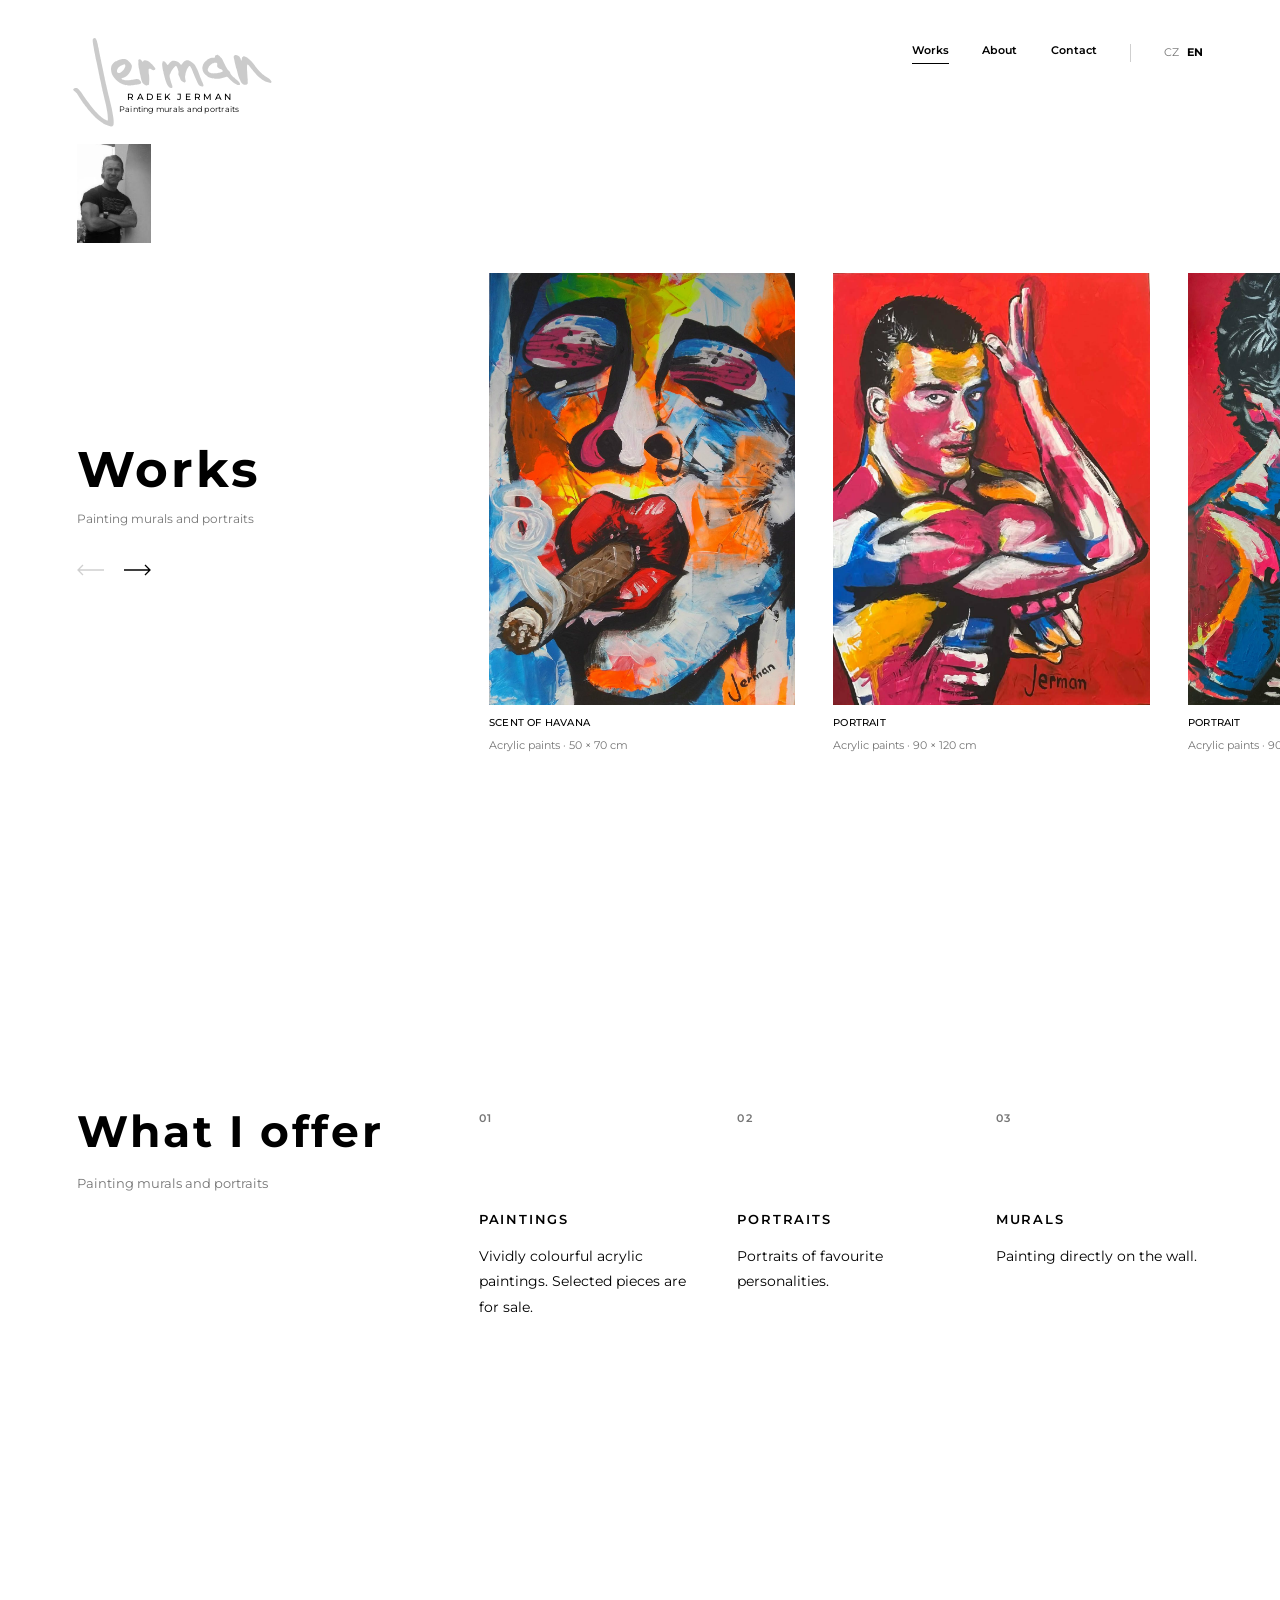
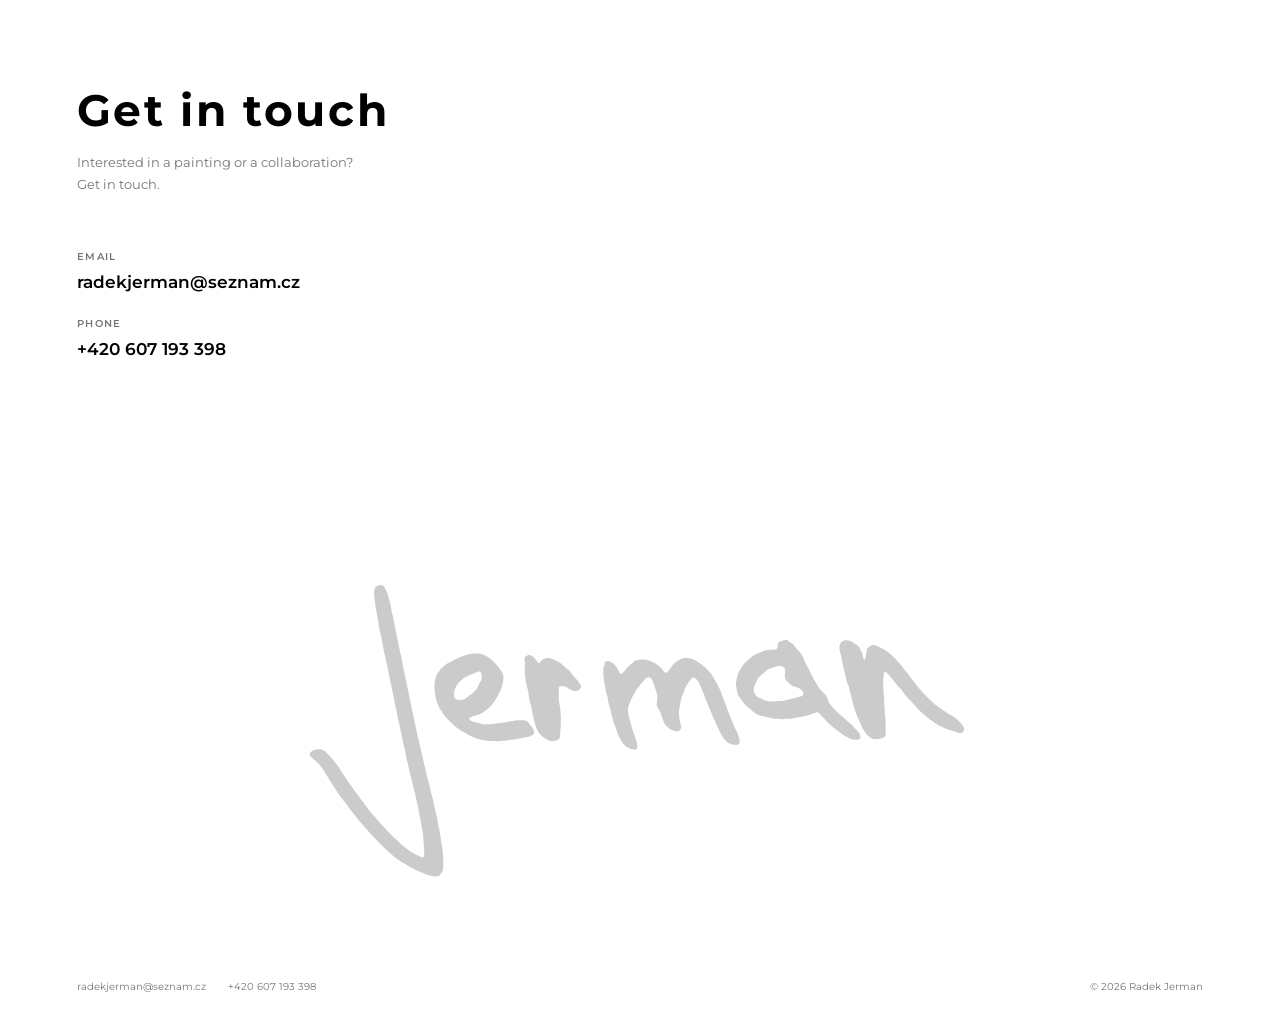
<file: index.html>
<!DOCTYPE html>
<html lang="en">
<head>
<meta charset="utf-8">
<meta name="viewport" content="width=device-width, initial-scale=1, viewport-fit=cover">
<title>Radek Jerman – Works</title>
<meta name="description" content="Radek Jerman – painter from Jablonec nad Nisou, Czech Republic. Vividly colourful acrylic paintings and portraits.">
<link rel="icon" type="image/png" href="favicon.png">
<link rel="apple-touch-icon" href="apple-touch-icon.png">
<meta name="theme-color" content="#ffffff">
<meta name="format-detection" content="telephone=no">
<meta property="og:type" content="website">
<meta property="og:title" content="Radek Jerman – Works">
<meta property="og:description" content="Radek Jerman – painter from Jablonec nad Nisou, Czech Republic. Vividly colourful acrylic paintings and portraits.">
<link rel="preconnect" href="https://fonts.googleapis.com">
<link rel="preconnect" href="https://fonts.gstatic.com" crossorigin>
<link href="https://fonts.googleapis.com/css2?family=Montserrat:wght@400;500;600;700&display=swap" rel="stylesheet">
<link rel="stylesheet" href="style.css">
</head>
<body>
<header>
 <a class="logo" href="#obrazy" aria-label="Radek Jerman"><span class="sig"><svg role="img" aria-label="Radek Jerman" width="63" height="29" viewBox="0 0 63 29" fill="none" xmlns="http://www.w3.org/2000/svg">
<g clip-path="url(#clipRJ)">
<path d="M12.2835 27.8062C12.0563 27.7852 11.6171 27.6621 11.372 27.5511C11.2731 27.5066 11.1026 27.4339 10.9922 27.3879C10.7599 27.2944 10.028 26.9249 9.86203 26.8175C9.79908 26.7777 9.65166 26.6908 9.53283 26.6244C9.11051 26.3869 8.63164 26.0401 8.27493 25.7118C8.19502 25.6386 8.03092 25.4891 7.90961 25.3806C7.60706 25.108 6.42812 23.909 6.24458 23.6839C6.16205 23.5831 6.05244 23.4544 5.99972 23.3988C5.94699 23.3432 5.85446 23.235 5.79329 23.159C5.7321 23.0844 5.59112 22.925 5.47996 22.8079C5.36882 22.6894 5.20373 22.4921 5.11278 22.3679C4.82573 21.9779 4.70914 21.826 4.60803 21.7119C4.46421 21.5481 4.40025 21.4634 4.23701 21.2211C4.15468 21.0999 4.03674 20.9393 3.97269 20.8633C3.90864 20.7872 3.78354 20.6222 3.6926 20.498C3.60165 20.3739 3.4411 20.1533 3.33595 20.0088C3.23081 19.8642 3.07184 19.6277 2.98253 19.4833C2.89466 19.3389 2.77267 19.1492 2.71162 19.0601C2.60511 18.9083 2.55832 18.8324 2.38985 18.5349C2.3488 18.462 2.26233 18.322 2.19851 18.2213C2.13613 18.1206 2.0624 18.0025 2.03547 17.9587C2.00853 17.9149 1.94463 17.8229 1.89345 17.7557C1.84227 17.6885 1.77122 17.5921 1.73428 17.541C1.61068 17.3702 1.25406 17.0318 1.04246 16.8833C0.890911 16.776 0.710465 16.5277 0.711417 16.4262C0.71494 16.0506 1.60948 15.8095 2.02725 16.073C2.21896 16.1938 2.56977 16.5379 2.7802 16.8111C2.79868 16.8359 2.91821 16.9807 3.04342 17.1341C3.34365 17.4996 3.46149 17.6718 3.74326 18.1647C3.78291 18.2333 3.87088 18.3675 3.93906 18.4639C4.00725 18.5588 4.10661 18.7062 4.16194 18.7909C4.29954 19.0039 4.47715 19.2478 4.5754 19.3604C4.62096 19.4131 4.73317 19.5708 4.82252 19.7109C4.91188 19.8509 5.03546 20.0247 5.09522 20.0978C5.15641 20.1709 5.26447 20.3111 5.33693 20.4119C5.41082 20.5127 5.51456 20.6529 5.57002 20.7245C5.62547 20.7961 5.71928 20.9217 5.77752 21.0035C6.09998 21.4547 6.42282 21.8653 6.61662 22.0702C6.7976 22.2619 7.08087 22.5952 7.19312 22.7486C7.27269 22.8581 8.56406 24.1916 8.75388 24.3616C8.82097 24.4203 8.94938 24.539 9.03926 24.6225C9.26325 24.832 9.40035 24.945 9.86757 25.3062C10.0819 25.4735 10.1963 25.5442 10.5329 25.72C10.7062 25.8101 10.9081 25.9164 10.9826 25.9563C11.1444 26.0433 11.2709 26.0576 11.3319 25.9972C11.3871 25.9426 11.412 25.4338 11.3714 25.1607C11.3607 25.0808 11.3466 24.895 11.3408 24.747C11.3267 24.406 11.2971 24.033 11.2711 23.8834C11.2588 23.8194 11.2343 23.6655 11.2153 23.542C11.1949 23.4185 11.1677 23.2514 11.1526 23.1715C11.1375 23.0916 11.1034 22.8984 11.0775 22.7429C11.0516 22.5875 11.0242 22.4364 11.0173 22.4073C11.0089 22.3782 10.9884 22.2678 10.9692 22.1603C10.9501 22.0528 10.9281 21.9452 10.9211 21.922C10.9127 21.8972 10.8923 21.7665 10.8735 21.6314C10.8532 21.4906 10.8175 21.3089 10.7882 21.21C10.7617 21.114 10.7243 20.9614 10.7065 20.8713C10.6886 20.7812 10.6581 20.6533 10.64 20.5878C10.6205 20.5224 10.5957 20.4032 10.5835 20.3233C10.5727 20.2434 10.5256 20.0472 10.4811 19.8872C10.4018 19.6007 10.3436 19.3609 10.3121 19.1894C10.3039 19.1415 10.2734 19.0179 10.2441 18.9132C10.2149 18.8085 10.1871 18.7009 10.1816 18.6733C10.1761 18.6457 10.1539 18.557 10.1317 18.477C10.1094 18.397 10.0762 18.256 10.0583 18.1645C10.039 18.0729 10.0086 17.9435 9.98905 17.8766C9.96951 17.8112 9.94196 17.6804 9.92557 17.5859C9.91061 17.493 9.86633 17.304 9.82874 17.1688C9.72575 16.795 9.6927 16.6366 9.66205 16.3752C9.64079 16.1865 9.62287 16.1022 9.57806 15.9698C9.54726 15.8781 9.50565 15.7109 9.48367 15.599C9.37125 15.0033 9.31479 14.7315 9.27856 14.605C9.25482 14.5279 9.22031 14.3709 9.20125 14.2547C9.15352 13.9729 9.12177 13.829 9.04102 13.5396C9.00341 13.4058 8.96042 13.2328 8.94676 13.1543C8.93167 13.0759 8.90403 12.9538 8.88455 12.8825C8.86227 12.8025 8.84867 12.7183 8.84924 12.6574C8.85028 12.5471 8.8078 12.319 8.76706 12.2128C8.7516 12.1734 8.7198 12.0354 8.69797 11.9075C8.5913 11.3118 8.57072 11.2043 8.54709 11.1156C8.53175 11.0632 8.4988 10.8932 8.47148 10.7378C8.41414 10.4065 8.40584 10.3702 8.36817 10.2437C8.35283 10.1913 8.30316 9.96311 8.25781 9.73496C8.14654 9.16969 8.12451 9.0636 8.09267 8.92841C8.07888 8.86446 8.05271 8.73948 8.0377 8.65231C8.02124 8.56513 8.00339 8.47358 7.9964 8.45176C7.98941 8.42994 7.97016 8.33403 7.9552 8.24106C7.94024 8.14809 7.90572 7.99257 7.88072 7.8966C7.85427 7.80062 7.81965 7.6567 7.80313 7.57677C7.7866 7.49685 7.76171 7.38928 7.74781 7.33693C7.73391 7.28458 7.71869 7.21917 7.71319 7.19156C7.70769 7.16395 7.68549 7.07672 7.66463 6.9982C7.64233 6.92111 7.61753 6.80339 7.60952 6.7366C7.58805 6.57105 7.5443 6.32551 7.52057 6.24696C7.49826 6.16988 7.46832 5.98684 7.4389 5.74724C7.42418 5.62962 7.40206 5.53223 7.37118 5.44926C7.34449 5.37939 7.31125 5.24129 7.29353 5.13524C7.27723 5.0321 7.25802 4.93184 7.251 4.91292C7.24397 4.89545 7.22615 4.801 7.21124 4.70223C7.19488 4.6049 7.17015 4.47993 7.15485 4.42322C7.14099 4.36652 7.12888 4.27648 7.12943 4.21846C7.12996 4.1619 7.11792 4.06461 7.10125 4.00063C7.07494 3.89015 7.04889 3.75211 6.96564 3.26833C6.94521 3.14485 6.91499 2.99082 6.89832 2.92684C6.88309 2.86288 6.85449 2.69001 6.83573 2.54189C6.81697 2.39377 6.7834 2.13672 6.76052 1.96825C6.6328 1.00831 6.76666 0.699166 7.33557 0.652285C7.51993 0.636608 7.61568 0.708578 7.73427 0.953366C7.77241 1.0306 7.82471 1.13117 7.84877 1.17491C7.94507 1.34116 8.06677 1.71507 8.13556 2.05367C8.14935 2.11762 8.17152 2.20921 8.18402 2.25719C8.2927 2.63823 8.31203 2.72543 8.32354 2.87929C8.33115 2.98815 8.35029 3.09566 8.38233 3.20909C8.40882 3.30072 8.43656 3.41122 8.44479 3.45481C8.45303 3.49695 8.485 3.61763 8.51422 3.72379C8.5449 3.82851 8.57518 3.97674 8.58454 4.05225C8.60311 4.22068 8.64531 4.4778 8.66626 4.54617C8.6844 4.60726 8.75311 4.95311 8.78307 5.1347C8.82936 5.41652 8.8623 5.58653 8.8735 5.62C8.88196 5.63893 8.91233 5.77701 8.94116 5.92523C9.02091 6.32195 9.02369 6.33213 9.05151 6.43537C9.06685 6.48773 9.08743 6.59526 9.09963 6.67515C9.13354 6.89593 9.15421 6.99331 9.22251 7.23037C9.26292 7.37145 9.29182 7.51241 9.30507 7.63437C9.31704 7.73892 9.33747 7.8624 9.34997 7.91038C9.36248 7.95836 9.38315 8.05574 9.39542 8.12837C9.41732 8.24897 9.4504 8.40448 9.50016 8.62251C9.51123 8.67048 9.536 8.7911 9.55521 8.89136C9.57298 8.99161 9.60326 9.13839 9.62266 9.21834C9.64062 9.29829 9.66267 9.40293 9.67085 9.45087C9.67904 9.49881 9.70121 9.5904 9.71932 9.65439C9.74856 9.75909 9.78014 9.92039 9.80315 10.0758C9.80717 10.1078 9.83473 10.2385 9.86375 10.3665C9.89421 10.4944 9.93126 10.6876 9.94608 10.7951C9.96234 10.9026 9.99678 11.0668 10.0218 11.1584C10.0483 11.2501 10.0786 11.3939 10.0922 11.4782C10.1044 11.5624 10.1306 11.6831 10.1487 11.7471C10.1668 11.8111 10.1902 11.9288 10.2024 12.0086C10.2131 12.0885 10.2337 12.1961 10.2491 12.2484C10.263 12.3008 10.2879 12.4083 10.3029 12.4882C10.318 12.5696 10.3429 12.6772 10.3583 12.7281C10.3959 12.859 10.4137 12.9549 10.4363 13.1523C10.4469 13.2554 10.4703 13.3615 10.4914 13.4212C10.5124 13.4765 10.5581 13.6713 10.5938 13.8544C10.6295 14.0375 10.6667 14.209 10.6737 14.2323C10.6821 14.2555 10.7027 14.3616 10.719 14.4648C10.7503 14.6652 10.7641 14.7219 10.8201 14.8907C10.8397 14.9489 10.8647 15.0434 10.8771 15.1015C10.9557 15.4721 10.9722 15.5506 10.9945 15.635C11.0084 15.6873 11.0305 15.7818 11.0429 15.8457C11.0882 16.0724 11.1186 16.2119 11.1673 16.3908C11.2229 16.6016 11.3294 17.0595 11.3609 17.2252C11.3733 17.2877 11.401 17.4054 11.4218 17.4868C11.4441 17.5668 11.469 17.6729 11.4786 17.7209C11.4882 17.7688 11.5131 17.8764 11.5354 17.9607C11.5576 18.0451 11.5852 18.1686 11.5961 18.2369C11.6084 18.3052 11.6556 18.4884 11.7002 18.644C11.7783 18.916 11.8504 19.1995 11.8877 19.3724C11.8973 19.4175 11.9181 19.5018 11.9348 19.5614C11.9501 19.6211 11.9764 19.7344 11.9915 19.8144C12.008 19.8943 12.0384 20.0222 12.0608 20.0978C12.0816 20.1735 12.1039 20.2592 12.1094 20.2869C12.1149 20.3145 12.1398 20.4191 12.1647 20.5194C12.1911 20.6198 12.2244 20.7535 12.2397 20.8175C12.2549 20.8815 12.2812 20.989 12.2979 21.0574C12.3311 21.194 12.3766 21.4106 12.4274 21.6692C12.4452 21.7622 12.4854 21.9265 12.5161 22.0327C12.5718 22.229 12.6131 22.4324 12.6413 22.6488C12.6574 22.7708 12.7273 23.1399 12.7839 23.3971C12.8019 23.4814 12.8238 23.5991 12.8333 23.6587C12.8414 23.7182 12.8659 23.865 12.8878 23.9856C12.9083 24.1061 12.9327 24.2645 12.9406 24.34C12.95 24.4155 12.9771 24.5883 13.0032 24.7249C13.0731 25.1012 13.0893 25.2131 13.1113 25.4744C13.123 25.6065 13.1416 25.7763 13.1524 25.8519C13.1942 26.154 13.1765 27.114 13.1261 27.276C13.089 27.3916 12.8222 27.7547 12.7471 27.7902C12.6849 27.8201 12.492 27.827 12.2835 27.8062ZM30.9019 15.9942C30.7036 15.9663 30.3651 15.8369 30.2293 15.737C29.9406 15.5254 29.4121 14.6401 29.3296 14.2303C29.3214 14.1881 29.2695 14.0368 29.2147 13.8956C29.1599 13.7529 29.1052 13.6074 29.0911 13.571C29.0771 13.5346 29.0492 13.4429 29.0297 13.3673C28.9645 13.11 28.9115 12.9238 28.8611 12.774C28.8346 12.691 28.8039 12.5834 28.7958 12.534C28.7876 12.4846 28.7683 12.3945 28.7544 12.3349C28.7406 12.2753 28.7157 12.1707 28.6991 12.1023C28.6839 12.034 28.6518 11.9235 28.628 11.8551C28.5859 11.7358 28.5158 11.3913 28.4711 11.0936C28.4589 11.0137 28.4242 10.877 28.3948 10.7883C28.3289 10.6005 28.3192 10.5555 28.2979 10.3725C28.29 10.297 28.2653 10.1706 28.243 10.0906C28.2222 10.0121 28.2003 9.89006 28.1966 9.82186C28.1915 9.75364 28.1726 9.61567 28.1549 9.51542C28.0632 9.00545 28.0526 8.44838 28.1318 8.28957C28.1846 8.18419 28.1905 8.16393 28.1915 8.05806C28.1954 7.79992 28.2853 7.72969 28.5656 7.76278C28.9236 7.80529 29.2958 8.1656 29.5525 8.72208C29.695 9.02946 29.7916 9.00571 30.1107 8.59097C30.1573 8.53194 30.2432 8.43121 30.3042 8.36796C30.3638 8.30325 30.4409 8.2184 30.4744 8.1781C30.5093 8.13636 30.5949 8.06754 30.6774 8.0132C30.757 7.96173 30.8469 7.8886 30.8804 7.8483C30.9692 7.7447 31.1094 7.6793 31.3039 7.65211C31.34 7.6481 31.4351 7.63158 31.5173 7.6164C31.8964 7.54888 32.1866 7.60092 32.681 7.82748C32.9332 7.94298 32.9575 7.95916 33.3819 8.28804C33.4219 8.32033 33.4832 8.38327 33.5173 8.42855C33.8711 8.91342 34.0061 8.9466 34.1892 8.59731C34.2039 8.56698 34.2549 8.50219 34.3028 8.45333C34.3494 8.403 34.4018 8.33387 34.4209 8.29778C34.481 8.18086 34.5508 8.10029 34.6915 7.98847C34.7683 7.92682 34.8742 7.83789 34.9279 7.79053C35.0411 7.68861 35.4041 7.5049 35.5367 7.48149C35.776 7.43877 36.1212 7.46086 36.3177 7.53088C36.6289 7.64403 37.2228 8.00786 37.4538 8.22904C37.5294 8.29938 37.6521 8.41366 37.7278 8.47964C38.0604 8.7743 38.2606 9.05902 38.6594 9.80974C38.9097 10.2791 39.0297 10.5326 39.0869 10.7203C39.1107 10.7959 39.1584 10.924 39.1922 11.0041C39.226 11.0842 39.2681 11.1992 39.2848 11.2588C39.3141 11.3592 39.3871 11.5499 39.5461 11.943C39.5813 12.0274 39.6262 12.1482 39.6486 12.2123C39.671 12.2763 39.7187 12.4073 39.7553 12.5034C39.7932 12.5994 39.8452 12.7363 39.8733 12.8091C39.9014 12.8818 39.9718 13.0508 40.0309 13.1876C40.0915 13.3246 40.1506 13.4716 40.1646 13.5153C40.2065 13.6491 40.3234 13.92 40.4181 14.1051C40.7304 14.7186 40.8723 15.2378 40.77 15.4022C40.6736 15.5594 40.5177 15.6058 40.2823 15.5455C40.2148 15.529 40.1028 15.5018 40.0324 15.4866C39.4939 15.3626 39.1656 14.9172 38.5517 13.4726C38.4855 13.3182 38.4093 13.1507 38.3839 13.1011C38.357 13.053 38.3189 12.9671 38.2993 12.9103C38.2095 12.6629 38.1589 12.5377 38.0685 12.3526C38.0149 12.2419 37.9487 12.0846 37.9193 12.0002C37.8899 11.9158 37.852 11.8125 37.8337 11.7688C37.8154 11.7266 37.7999 11.6829 37.8 11.6728C37.8001 11.6626 37.7494 11.5519 37.6858 11.4251C37.6095 11.2736 37.5659 11.1644 37.5535 11.1004C37.5288 10.9813 37.4642 10.8109 37.3288 10.5152C37.2709 10.3914 37.2175 10.2604 37.2092 10.2255C37.1828 10.1179 37.0543 9.86286 36.9223 9.65856C36.5932 9.14781 36.412 9.13741 36.1182 9.61621C36.0875 9.66523 36.0233 9.76036 35.9752 9.82663C35.9285 9.89291 35.873 9.98232 35.8539 10.0242C35.8348 10.0675 35.7851 10.1527 35.7442 10.2146C35.6931 10.2925 35.6652 10.3517 35.6531 10.4096C35.6214 10.5717 35.5932 10.6571 35.511 10.8332C35.4023 11.0672 35.3624 11.1843 35.3334 11.3508C35.3212 11.4261 35.3077 11.4927 35.3047 11.4971C35.2872 11.5245 35.2522 11.733 35.2514 11.8099C35.2509 11.8679 35.2343 11.9489 35.2061 12.0415C35.1082 12.3495 35.1066 12.673 35.1983 13.1786C35.2133 13.2629 35.2338 13.382 35.2448 13.443C35.2557 13.5055 35.2835 13.6058 35.3088 13.6684C35.3805 13.8519 35.374 13.9374 35.276 14.096C35.1489 14.3008 35.0954 14.3278 34.903 14.2869C34.215 14.1368 33.8126 13.7733 33.6058 13.1129C33.5862 13.0503 33.5428 12.9252 33.5091 12.8364C33.4753 12.7491 33.4445 12.6574 33.439 12.6341C33.4224 12.5644 33.2996 12.3065 33.2287 12.1927C33.0685 11.9373 33.0309 11.7963 33.0799 11.6358C33.0888 11.6083 33.1002 11.4677 33.1073 11.3242C33.1259 10.879 33.1258 10.8848 33.0472 10.6709C32.963 10.4424 32.9029 10.2518 32.8572 10.0672C32.8212 9.91744 32.6054 9.44402 32.5343 9.35778C32.3792 9.16776 32.1123 9.23633 31.9024 9.52155C31.882 9.54892 31.8136 9.6266 31.7511 9.69419C31.6871 9.76176 31.591 9.87835 31.5371 9.95326C31.4831 10.0282 31.3827 10.1549 31.3143 10.234C31.2386 10.3218 31.17 10.4198 31.1363 10.4862C31.0776 10.6046 30.9358 10.8455 30.8672 10.9449C30.803 11.0371 30.7163 11.2278 30.6806 11.3551C30.6642 11.4158 30.6068 11.5487 30.5541 11.6512C30.3723 12.0005 30.3358 12.3701 30.4416 12.7496C30.4597 12.8136 30.4888 12.9314 30.5053 13.0113C30.5494 13.222 30.5869 13.3616 30.6179 13.4373C30.6334 13.4752 30.6543 13.5479 30.6653 13.6002C30.6763 13.6525 30.7069 13.7703 30.7334 13.8634C30.7613 13.9565 30.7918 14.0786 30.8042 14.1324C30.8152 14.1876 30.8881 14.3972 30.9668 14.5966C31.3828 15.6593 31.3647 16.0595 30.9019 15.9942ZM17.6115 15.201C17.1338 15.1834 17.0462 15.1724 16.7002 15.0778C16.6112 15.0538 16.4848 15.0236 16.4202 15.0114C16.153 14.961 15.7789 14.7994 15.4584 14.5962C15.3483 14.5256 15.218 14.4504 15.1693 14.4267C14.844 14.2743 14.3423 13.9142 14.0385 13.6169C13.9772 13.5569 13.8631 13.4485 13.7832 13.3737C13.622 13.2228 13.2433 12.7798 13.1596 12.6456C13.1299 12.5974 13.059 12.4851 13.0037 12.3975C12.564 11.7073 12.4647 11.4018 12.3603 10.4102C12.3272 10.1024 12.3635 9.61246 12.4327 9.44341C12.4489 9.4015 12.4741 9.31906 12.4862 9.25825C12.5253 9.08166 12.6163 8.89396 12.7225 8.76876C12.7749 8.70979 12.839 8.62191 12.8668 8.57576C12.9034 8.51518 12.976 8.43754 13.1241 8.30548C13.484 7.98251 13.4623 7.99826 13.8599 7.80473C14.0623 7.70654 14.259 7.60395 14.2966 7.57675C14.3865 7.51232 14.5758 7.42852 14.7981 7.35373C14.8977 7.31985 15.0263 7.27174 15.0812 7.24615C15.2821 7.15666 15.7579 7.05524 16.0257 7.04469C16.4533 7.02695 16.7121 7.05983 16.9141 7.16036C17.0143 7.20916 17.1404 7.26691 17.1949 7.28773C17.6868 7.47655 18.6267 8.53404 18.7558 9.04436C18.8085 9.25082 18.7378 9.88255 18.6379 10.1093C18.6114 10.1686 18.5745 10.2697 18.5566 10.3334C18.5387 10.3956 18.4799 10.5285 18.4272 10.6281C18.3744 10.7277 18.288 10.8937 18.2338 10.9961C17.8014 11.8261 17.2987 12.3363 16.5628 12.6934C16.5267 12.7105 16.4271 12.7444 16.3405 12.7697C16.2539 12.7935 16.15 12.8274 16.1095 12.8429C16.0691 12.8585 15.9753 12.8866 15.9017 12.9048C15.3608 13.0361 15.5223 13.3103 16.2388 13.4794C16.3853 13.5127 16.572 13.5594 16.6552 13.5805C16.961 13.6603 17.6564 13.6363 18.4692 13.5149C18.6162 13.4945 18.7689 13.4727 18.8078 13.4673C18.8467 13.4633 18.9707 13.4441 19.0817 13.4263C19.1927 13.4085 19.3671 13.3811 19.4708 13.3647C19.5746 13.3483 19.7462 13.3151 19.8529 13.2929C20.0706 13.2456 20.229 13.2413 20.6231 13.2682C20.9193 13.2898 21.0167 13.3444 21.19 13.5868C21.2326 13.6452 21.3051 13.7431 21.352 13.803C21.8967 14.4942 21.7159 14.7448 20.5428 14.9209C20.4678 14.9333 20.354 14.9511 20.2906 14.9621C20.2271 14.9746 20.1104 14.9923 20.0311 15.0017C19.9519 15.0126 19.8654 15.0277 19.8394 15.0347C19.8134 15.0432 19.6924 15.058 19.5728 15.0699C19.4518 15.0819 19.2862 15.1021 19.2025 15.1172C19.1189 15.1324 18.9446 15.154 18.8135 15.1644C18.6824 15.1762 18.5283 15.1936 18.4692 15.2046C18.3553 15.2268 18.2992 15.2263 17.6115 15.201ZM23.2314 15.2C22.6697 15.0946 22.0457 14.5666 21.8764 14.053C21.854 13.9861 21.8246 13.9046 21.8119 13.8726C21.7415 13.708 21.6592 13.4302 21.6305 13.2689C21.6141 13.1687 21.574 12.9986 21.5433 12.891C21.5085 12.7717 21.4727 12.5973 21.4525 12.4478C21.4322 12.3112 21.4049 12.1587 21.3895 12.1063C21.3742 12.0539 21.352 11.9667 21.3395 11.91C21.3148 11.7865 21.2743 11.6498 21.2308 11.5319C21.2084 11.4737 21.1891 11.3748 21.1761 11.234C21.1642 11.1179 21.1385 10.9378 21.1208 10.8346C21.1031 10.7315 21.0784 10.5964 21.0689 10.5368C21.0429 10.3901 20.9986 10.2098 20.9262 9.95239C20.89 9.82151 20.8611 9.68054 20.8518 9.58908C20.844 9.50633 20.8282 9.34518 20.8178 9.22905C20.8074 9.11291 20.7847 8.92414 20.7699 8.80797C20.7472 8.62355 20.7448 8.57711 20.7606 8.42786C20.7827 8.2134 20.7859 7.87838 20.7667 7.77667C20.7146 7.49479 20.7222 7.4499 20.8414 7.32918C21.1073 7.06044 21.4605 7.14933 21.7459 7.55523C22.074 8.02535 22.1127 8.04312 22.2488 7.79492C22.3469 7.61453 22.4831 7.52153 22.7225 7.47156C22.8811 7.43823 23.2978 7.51176 23.5084 7.60947C24.0357 7.85519 24.143 7.92872 24.5136 8.30061C24.5921 8.37822 24.7092 8.47795 24.7764 8.52209C24.9337 8.62655 24.9651 8.6573 25.0473 8.79006C25.1239 8.91117 25.259 9.07779 25.5396 9.39227C25.8316 9.72135 26.0275 10.0089 26.0279 10.1105C26.0269 10.2236 25.8535 10.4468 25.7424 10.4777C25.3932 10.5745 25.2396 10.5382 24.7315 10.2361C24.5426 10.1255 24.468 10.1031 24.2507 10.0924C23.94 10.0778 23.9167 10.1095 23.9312 10.5564C23.937 10.7088 23.9404 10.9626 23.9389 11.1221C23.9385 11.3122 23.9432 11.4268 23.9545 11.453C23.9643 11.4763 23.9807 11.5736 23.9927 11.6709C24.0033 11.7682 24.0294 11.9033 24.0489 11.9717C24.0782 12.072 24.0848 12.1316 24.0862 12.2911C24.0881 12.3985 24.0954 12.5393 24.1034 12.6032C24.1394 12.911 24.1359 13.9016 24.0982 14.0826C24.0832 14.1462 24.0748 14.2709 24.0734 14.4232C24.0693 14.8568 23.9897 15.0606 23.8094 15.1111C23.7646 15.1238 23.6621 15.1562 23.5813 15.1815C23.4153 15.2351 23.4167 15.2351 23.2314 15.2ZM51.3539 15.0648C51.167 15.0413 51.1441 15.031 50.8551 14.8542C50.7592 14.7938 50.6361 14.723 50.5831 14.695C50.5301 14.6669 50.4643 14.6286 50.4371 14.6095C49.9268 14.245 49.6453 14.0233 49.0743 13.5292C49.0115 13.4749 48.9217 13.3856 48.8747 13.3286C48.8263 13.273 48.7266 13.1604 48.6525 13.0799C48.5784 12.998 48.4488 12.8561 48.3648 12.7625C48.1454 12.5197 48.0437 12.4694 47.8992 12.5304C47.6102 12.6553 47.2854 12.7596 46.8989 12.8532C46.8311 12.87 46.7344 12.8952 46.6839 12.9106C46.6334 12.9247 46.5238 12.9497 46.4387 12.9649C46.3551 12.9786 46.1662 13.016 46.0192 13.0465C45.7019 13.1117 45.4527 13.1355 45.2341 13.1204C45.0975 13.1104 45.0601 13.113 44.9547 13.1395C44.8465 13.1675 44.8221 13.1688 44.7028 13.1531C44.6309 13.1438 44.4425 13.1318 44.2842 13.1246C43.9418 13.1112 43.8111 13.0911 43.4737 13.0024C43.1851 12.9271 42.9812 12.8803 42.8763 12.8662C42.6506 12.8351 42.1708 12.5855 41.9668 12.3936C41.8969 12.3276 41.7827 12.2279 41.7142 12.1722C41.3885 11.9124 41.1478 11.6389 40.7872 11.1162C40.6353 10.8958 40.5958 10.8084 40.5643 10.6326C40.5534 10.573 40.5233 10.4059 40.4987 10.2621C40.4727 10.1183 40.4482 9.97011 40.4443 9.93236C40.4323 9.82491 40.5028 9.36723 40.55 9.24729C40.5721 9.19093 40.6019 9.08822 40.6184 9.01586C40.6665 8.79874 40.8686 8.42352 41.0666 8.18025C41.2602 7.94564 41.3009 7.90106 41.4329 7.79351C41.5011 7.73613 41.639 7.60979 41.7392 7.5121C41.8394 7.4144 41.9729 7.29962 42.0366 7.2567C42.1003 7.21379 42.1727 7.16515 42.1988 7.14654C42.2249 7.12793 42.29 7.09518 42.3434 7.07392C42.3969 7.05122 42.5457 6.98879 42.6729 6.93487C42.8939 6.83976 43.0686 6.78773 43.3945 6.71972C43.4752 6.70307 43.6091 6.69417 43.8366 6.6905C44.2166 6.68391 44.2137 6.68534 44.2928 6.53378C44.3382 6.44573 44.3398 6.43559 44.3413 6.27315C44.3437 6.01355 44.4728 5.90597 44.8809 5.82132C45.1621 5.76304 45.2066 5.77216 45.3765 5.9159C45.4422 5.97018 45.5238 6.02171 45.5969 6.05286C45.7474 6.11954 45.7973 6.16497 45.925 6.35618C45.9974 6.46564 46.0942 6.57968 46.2367 6.72606C46.3508 6.84317 46.4647 6.97478 46.4902 7.01853C46.6106 7.22417 46.7576 7.50549 46.8125 7.63364C46.8998 7.83753 47.082 8.20765 47.1387 8.29956C47.1657 8.34188 47.2589 8.52841 47.3464 8.71489C47.4324 8.8999 47.5313 9.09954 47.5653 9.15788C47.5993 9.21766 47.6672 9.34594 47.7181 9.44215C47.769 9.5398 47.8511 9.68562 47.9036 9.76589C47.9546 9.84614 48.0368 9.9818 48.0835 10.0678C48.1854 10.2515 48.3434 10.443 48.5161 10.5926C48.8701 10.902 48.9808 11.0669 49.0412 11.3822C49.0714 11.5348 49.1549 11.6835 49.2931 11.8342C49.3629 11.9088 49.4469 12.0097 49.4781 12.0579C49.5732 12.2009 50.0651 12.69 50.2224 12.7973C50.2968 12.8488 50.431 12.9603 50.5223 13.0453C50.7377 13.2474 50.8605 13.3559 51.009 13.4748C51.1619 13.5952 51.3915 13.8192 51.4982 13.9493C51.5423 14.0049 51.635 14.1 51.702 14.1601C52.0189 14.4445 52.1575 14.8534 51.9849 14.9968C51.8906 15.0757 51.65 15.1024 51.3539 15.0648ZM53.3044 15.0251C53.0605 14.9445 52.7974 14.7607 52.6052 14.5385C52.4571 14.3645 52.1737 13.8962 52.129 13.7507C52.1192 13.7187 52.0657 13.5906 52.0079 13.4668C51.7794 12.9657 51.6107 12.5435 51.5396 12.2977C51.509 12.19 51.4712 12.0737 51.4557 12.0372C51.4416 12.0023 51.4193 11.9252 51.4069 11.8656C51.3946 11.806 51.3598 11.6708 51.3291 11.5676C51.2999 11.4643 51.2639 11.3117 51.2474 11.2303C51.2323 11.1489 51.1824 10.9526 51.1364 10.7941C51.0904 10.6356 51.0376 10.4248 51.0184 10.3245C50.9911 10.1734 50.9715 10.1152 50.9065 9.98261C50.8147 9.79754 50.784 9.69717 50.7444 9.46618C50.7186 9.30638 50.6867 9.177 50.5644 8.71025C50.5338 8.59393 50.4964 8.43693 50.4813 8.36137C50.4428 8.16809 50.3795 7.86291 50.3532 7.75097C50.3407 7.69864 50.3147 7.56205 50.2942 7.44583C50.2737 7.3296 50.2335 7.16532 50.2041 7.07947C50.1495 6.91795 50.0935 6.59833 50.0922 6.42281C50.0875 6.16024 50.3292 5.86081 50.5727 5.82538C50.9157 5.77493 51.1569 5.84101 51.4599 6.06722C51.5228 6.11423 51.6572 6.20542 51.8102 6.30693C51.9275 6.38491 51.9744 6.45062 51.9934 6.56973C52.0085 6.654 52.0381 6.71085 52.1504 6.85984C52.2116 6.94164 52.2437 7.04493 52.2734 7.25697C52.3449 7.76095 52.5194 7.71907 52.5792 7.18296C52.5885 7.10473 52.6023 7.01783 52.6098 6.98889C52.6172 6.95995 52.631 6.87305 52.6404 6.79482C52.6608 6.61515 52.6828 6.56894 52.7929 6.4873C52.8408 6.45004 52.9104 6.39557 52.9452 6.36544C53.0206 6.30088 53.1592 6.25431 53.2729 6.25538C53.4744 6.25727 54.2697 6.62444 54.4823 6.81354C54.518 6.84579 54.5694 6.88688 54.5966 6.90599C54.9369 7.14561 55.4818 7.66273 55.6707 7.92558C55.7048 7.97231 55.7888 8.07463 55.8557 8.15068C55.9241 8.22675 56.0407 8.37144 56.116 8.47222C56.1914 8.57301 56.2966 8.70454 56.3479 8.76449C56.4646 8.90048 56.5315 8.98668 56.6408 9.13855C56.8241 9.39555 57.0359 9.67602 57.1142 9.76959C57.1597 9.82368 57.2379 9.92449 57.2877 9.99168C57.3374 10.0603 57.4342 10.1744 57.5011 10.2475C57.5681 10.3207 57.6607 10.426 57.7062 10.4844C57.7502 10.5428 57.8656 10.6672 57.9612 10.7624C58.0567 10.8576 58.1964 11.0039 58.2704 11.0873C58.3445 11.1707 58.4899 11.3156 58.5955 11.4094C58.6997 11.5032 58.8282 11.6176 58.881 11.6645C58.9338 11.7114 59.0309 11.7863 59.0981 11.8319C59.1654 11.8775 59.2711 11.9553 59.334 12.0052C59.4511 12.0992 59.7027 12.2843 59.9343 12.4475C60.1016 12.5636 60.3176 12.6976 60.5467 12.8245C61.1151 13.1388 61.5172 13.5371 61.7102 13.9784C61.792 14.1634 61.6879 14.3611 61.4655 14.4475C61.3254 14.5013 61.2837 14.4936 60.9066 14.3436C60.66 14.2456 60.5452 14.2082 60.3758 14.1704C60.1517 14.1219 59.9438 14.0401 59.6832 13.8999C59.6245 13.8689 59.517 13.8171 59.4468 13.786C59.3278 13.7341 59.1119 13.5929 58.497 13.1636C58.4241 13.1121 58.2499 12.9683 58.1115 12.8452C57.973 12.7206 57.8017 12.5711 57.7318 12.5124C57.569 12.3774 57.0872 11.8739 56.9194 11.6635C56.8497 11.5744 56.7329 11.4442 56.6616 11.371C56.472 11.1792 56.247 10.9305 56.1731 10.8283C56.1376 10.7801 56.0623 10.6779 56.0068 10.6019C55.9514 10.526 55.8361 10.3958 55.752 10.3109C55.6008 10.1586 55.4685 9.99783 55.3137 9.78026C55.2682 9.71891 55.1857 9.61371 55.1288 9.5479C54.9423 9.33294 54.8896 9.26717 54.7603 9.09481C54.4547 8.68437 54.2725 8.62319 54.2409 8.91878C54.2347 8.97094 54.2191 9.09844 54.2052 9.20129C54.1788 9.407 54.1791 10.1395 54.2057 10.3747C54.2138 10.4372 54.2196 10.5808 54.2214 10.694C54.2231 10.8245 54.2336 10.9348 54.2488 11.0003C54.2668 11.0773 54.2705 11.1339 54.2624 11.2339C54.2574 11.3122 54.2619 11.4428 54.2724 11.5531C54.2829 11.6562 54.2917 11.7984 54.291 11.8709C54.2903 11.9434 54.2991 12.0741 54.3098 12.1612C54.3205 12.2483 54.3292 12.4007 54.3283 12.4964C54.3274 12.5936 54.3362 12.7271 54.3456 12.7939C54.3565 12.8607 54.3726 12.9914 54.3789 13.0829C54.3867 13.1743 54.4014 13.2992 54.4123 13.3588C54.4315 13.4576 54.4313 13.4822 54.4084 13.6242C54.3855 13.7646 54.3837 13.8038 54.4005 14.0085C54.4325 14.4308 54.4284 14.5584 54.378 14.7161C54.332 14.8592 53.9837 15.0155 53.7089 15.0144C53.5966 15.0148 53.48 15.021 53.4482 15.0308C53.3775 15.049 53.3761 15.049 53.3044 15.0251ZM14.893 11.355C15.0775 11.3248 15.2944 11.2108 15.4946 11.0386C15.544 10.997 15.6353 10.9282 15.7004 10.8882C15.8539 10.7881 16.2024 10.4535 16.2712 10.3395C16.2989 10.2919 16.3472 10.2155 16.3749 10.1679C16.4042 10.1217 16.4394 10.0496 16.4527 10.0091C16.4853 9.91219 16.5512 9.78372 16.611 9.70016C16.7423 9.51718 16.7817 9.30433 16.7278 9.06741C16.7126 9.00344 16.6961 8.91916 16.6921 8.88141C16.6654 8.66214 16.5114 8.6607 16.0517 8.87541C15.9607 8.91807 15.8176 8.97765 15.7339 9.00732C15.5981 9.05681 15.4695 9.11943 15.2105 9.26349C15.0369 9.36195 14.6073 9.74374 14.5124 9.88499C14.4861 9.92681 14.4263 10.0162 14.3796 10.0854C14.1417 10.4385 14.1009 11.1024 14.3095 11.2639C14.4467 11.3725 14.6191 11.3988 14.893 11.355ZM44.2204 11.4864C44.304 11.4756 44.425 11.4666 44.4912 11.4672C44.7142 11.4693 45.0415 11.4129 45.4887 11.2952C45.6272 11.2588 45.8003 11.2155 45.871 11.1973C45.9417 11.1791 46.0788 11.1427 46.174 11.116C46.2692 11.0893 46.3933 11.0571 46.4495 11.0446C47.0149 10.9121 46.6939 10.313 45.9658 10.1422C45.7763 10.0969 45.719 10.0689 45.6062 9.96771C45.5605 9.92667 45.4691 9.85474 45.4019 9.8077C45.0487 9.56216 44.9474 9.31608 45.0206 8.88018C45.0816 8.51234 45.0269 8.36098 44.7862 8.24559C44.6773 8.1938 44.3535 8.19512 44.2192 8.24752C44.1657 8.26878 44.0791 8.29263 44.0244 8.30081C43.8601 8.32683 43.5176 8.47302 43.416 8.56199C43.387 8.58783 43.303 8.64651 43.232 8.69226C43.1567 8.74087 43.0277 8.84699 42.9275 8.94323C42.8316 9.03516 42.7329 9.12416 42.7083 9.13989C42.617 9.2043 42.3688 9.5878 42.3213 9.7411C42.3035 9.7975 42.2535 9.91307 42.2066 9.99965C41.9707 10.4471 42.1928 11.0134 42.6776 11.1905C42.7478 11.2159 42.851 11.2632 42.9054 11.2942C43.1058 11.4078 43.2192 11.4378 43.5801 11.4789C43.8302 11.5074 44.0375 11.5093 44.2204 11.4864Z" fill-rule="evenodd" clip-rule="evenodd" fill="#000"/>
</g>
<defs>
<clipPath id="clipRJ">
<rect width="62.1897" height="28.2681" fill="white" transform="translate(0.265076) rotate(0.537283)"/>
</clipPath>
</defs>
</svg>
<span class="name">Radek Jerman</span><span class="tag">Painting murals and portraits</span></span>
 <img class="photo" src="radek-jerman.jpg" alt="Radek Jerman" width="316" height="316"></a>
 <button type="button" class="menu-btn" id="menubtn" aria-expanded="false" aria-controls="nav"><i aria-hidden="true"></i><span class="ml" data-cs="Menu" data-en="Menu">Menu</span><span class="mc" data-cs="Zavřít" data-en="Close">Close</span></button>
 <nav id="nav">
  <a href="#obrazy" data-cs="Obrazy" data-en="Works">Works</a>
  <a href="#o-mne" data-cs="O mně" data-en="About">About</a>
  <a href="#kontakt" data-cs="Kontakt" data-en="Contact">Contact</a>
  <div class="lang"><button data-l="cs" aria-pressed="true">CZ</button><button data-l="en" aria-pressed="false">EN</button></div>
 </nav>
</header>
<main>
<!-- Works: add a photo to images/ and copy one whole <figure>. -->
 <div class="view" id="v-obrazy">
 <div class="title"><h1 data-cs="Obrazy" data-en="Works">Works</h1><p>Painting murals and portraits</p>
  <div class="arrows"><span class="count" id="gcount"></span><button type="button" id="gprev" aria-label="Previous"><svg viewBox="0 0 28 12" width="28" height="12" fill="none" stroke="currentColor" stroke-width="1.3" aria-hidden="true"><path d="M27 6H1M6 1L1 6l5 5"/></svg></button><button type="button" id="gnext" aria-label="Next"><svg viewBox="0 0 28 12" width="28" height="12" fill="none" stroke="currentColor" stroke-width="1.3" aria-hidden="true"><path d="M1 6h26M22 1l5 5-5 5"/></svg></button></div></div>
 <div class="gallery" tabindex="0" aria-label="Gallery">
  <figure class="work"><div class="frame"><img src="scent-of-havana.jpg" width="1133" height="1600" alt="Radek Jerman – Scent of Havana"></div><h3 data-cs="Vůně Havany" data-en="Scent of Havana">Scent of Havana</h3><span data-cs="Akrylové barvy · 50 × 70 cm" data-en="Acrylic paints · 50 × 70 cm">Acrylic paints · 50 × 70 cm</span></figure>
  <figure class="work"><div class="frame"><img src="portrait-1.jpg" width="1080" height="1475" alt="Radek Jerman – Portrait"></div><h3 data-cs="Portrét" data-en="Portrait">Portrait</h3><span data-cs="Akrylové barvy · 90 × 120 cm" data-en="Acrylic paints · 90 × 120 cm">Acrylic paints · 90 × 120 cm</span></figure>
  <figure class="work"><div class="frame"><img src="portrait-2.jpg" width="1183" height="1600" alt="Radek Jerman – Portrait"></div><h3 data-cs="Portrét" data-en="Portrait">Portrait</h3><span data-cs="Akrylové barvy · 90 × 120 cm" data-en="Acrylic paints · 90 × 120 cm">Acrylic paints · 90 × 120 cm</span></figure>
  <figure class="work"><div class="frame"><img src="shaman.jpg" loading="lazy" decoding="async" width="566" height="1600" alt="Radek Jerman – Shaman"></div><h3 data-cs="Šamanka" data-en="Shaman">Shaman</h3><span data-cs="Akrylové barvy · 60 × 160 cm" data-en="Acrylic paints · 60 × 160 cm">Acrylic paints · 60 × 160 cm</span></figure>
  <figure class="work"><div class="frame"><img src="desire.jpg" loading="lazy" decoding="async" width="1200" height="1600" alt="Radek Jerman – Desire"></div><h3 data-cs="Touha" data-en="Desire">Desire</h3><span data-cs="Akrylové barvy · 100 × 140 cm" data-en="Acrylic paints · 100 × 140 cm">Acrylic paints · 100 × 140 cm</span></figure>
  <figure class="work"><div class="frame"><img src="a-look-in-colour.jpg" loading="lazy" decoding="async" width="779" height="1200" alt="Radek Jerman – A Look in Colour"></div><h3 data-cs="Pohled v barvách" data-en="A Look in Colour">A Look in Colour</h3><span data-cs="Akrylové barvy · 100 × 140 cm" data-en="Acrylic paints · 100 × 140 cm">Acrylic paints · 100 × 140 cm</span></figure>
  <figure class="work"><div class="frame"><img src="a-look-in-colour-detail.jpg" loading="lazy" decoding="async" width="901" height="1600" alt="Radek Jerman – A Look in Colour – detail"></div><h3 data-cs="Pohled v barvách – detail" data-en="A Look in Colour – detail">A Look in Colour – detail</h3><span data-cs="Akrylové barvy · 100 × 140 cm" data-en="Acrylic paints · 100 × 140 cm">Acrylic paints · 100 × 140 cm</span></figure>
  <figure class="work"><div class="frame"><img src="desire-close-up.jpg" loading="lazy" decoding="async" width="1002" height="1400" alt="Radek Jerman – Desire – close-up"></div><h3 data-cs="Touha – detail" data-en="Desire – close-up">Desire – close-up</h3><span data-cs="Akrylové barvy · 100 × 140 cm" data-en="Acrylic paints · 100 × 140 cm">Acrylic paints · 100 × 140 cm</span></figure>
  <figure class="work"><div class="frame"><img src="scent-of-havana-with-the-artist.jpg" loading="lazy" decoding="async" width="720" height="1009" alt="Radek Jerman – Scent of Havana – with the artist"></div><h3 data-cs="Vůně Havany – s autorem" data-en="Scent of Havana – with the artist">Scent of Havana – with the artist</h3><span data-cs="Akrylové barvy · 50 × 70 cm" data-en="Acrylic paints · 50 × 70 cm">Acrylic paints · 50 × 70 cm</span></figure>
  <figure class="work"><div class="frame"><img src="desire-with-the-artist.jpg" loading="lazy" decoding="async" width="900" height="1200" alt="Radek Jerman – Desire – with the artist"></div><h3 data-cs="Touha – s autorem" data-en="Desire – with the artist">Desire – with the artist</h3><span data-cs="Akrylové barvy · 100 × 140 cm" data-en="Acrylic paints · 100 × 140 cm">Acrylic paints · 100 × 140 cm</span></figure>
  <figure class="work"><div class="frame"><img src="a-look-in-colour-with-the-artist.jpg" loading="lazy" decoding="async" width="836" height="1200" alt="Radek Jerman – A Look in Colour – with the artist"></div><h3 data-cs="Pohled v barvách – s autorem" data-en="A Look in Colour – with the artist">A Look in Colour – with the artist</h3><span data-cs="Akrylové barvy · 100 × 140 cm" data-en="Acrylic paints · 100 × 140 cm">Acrylic paints · 100 × 140 cm</span></figure>
  <figure class="work"><div class="frame"><img src="a-look-in-colour-on-display.jpg" loading="lazy" decoding="async" width="652" height="907" alt="Radek Jerman – A Look in Colour – on display"></div><h3 data-cs="Pohled v barvách – na výstavě" data-en="A Look in Colour – on display">A Look in Colour – on display</h3><span data-cs="Akrylové barvy · 100 × 140 cm" data-en="Acrylic paints · 100 × 140 cm">Acrylic paints · 100 × 140 cm</span></figure>
  <figure class="work"><div class="frame"><img src="three-works.jpg" loading="lazy" decoding="async" width="1200" height="675" alt="Radek Jerman – Desire, A Look in Colour, Shaman"></div><h3 data-cs="Touha, Pohled v barvách, Šamanka" data-en="Desire, A Look in Colour, Shaman">Desire, A Look in Colour, Shaman</h3><span data-cs="Akrylové barvy" data-en="Acrylic paints">Acrylic paints</span></figure>
  <figure class="work"><div class="frame"><img src="shaman-and-a-look-in-colour.jpg" loading="lazy" decoding="async" width="676" height="1200" alt="Radek Jerman – Shaman and A Look in Colour"></div><h3 data-cs="Šamanka a Pohled v barvách" data-en="Shaman and A Look in Colour">Shaman and A Look in Colour</h3><span data-cs="Akrylové barvy" data-en="Acrylic paints">Acrylic paints</span></figure>
 </div>
 </div>
 <div class="view" id="v-o-mne">
 <div class="title"><h1 data-cs="O mně" data-en="About">About</h1><p>Painting murals and portraits</p></div>
 <div class="text">
  <img class="about-photo" src="radek-jerman.jpg" alt="Radek Jerman" width="316" height="316">
  <h2>Radek Jerman</h2>
  <p data-cs="Radek Jerman (nar. 1973) pochází z Jablonce nad Nisou v České republice, kde žije dodnes. Malování ho provází už od dětství a má své místo také v jeho rodině. Věnují se mu totiž i jeho maminka, bratr a syn." data-en="Radek Jerman (b. 1973) comes from Jablonec nad Nisou, Czech Republic, where he still lives today. Painting has been with him since childhood and has its place in his family too, as his mother, brother and son paint as well.">Radek Jerman (b. 1973) comes from Jablonec nad Nisou, Czech Republic, where he still lives today. Painting has been with him since childhood and has its place in his family too, as his mother, brother and son paint as well.</p>
  <p data-cs="Ve své tvorbě se zaměřuje především na výrazně barevné akrylové obrazy a portréty oblíbených osobností. Se všemi osobnostmi, které zachytil na svých obrazech, se později osobně setkal. Malování mu přináší uvolnění, pohodu a vnitřní radost." data-en="In his work he focuses mainly on vividly colourful acrylic paintings and portraits of favourite personalities. He later met every one of the personalities he has portrayed in person. Painting brings him relaxation, calm and inner joy.">In his work he focuses mainly on vividly colourful acrylic paintings and portraits of favourite personalities. He later met every one of the personalities he has portrayed in person. Painting brings him relaxation, calm and inner joy.</p>
  <p data-cs="Ve volném čase se věnuje sportu, zejména kulturistice, a rád cestuje po světě. Pro svou již třetí výstavu připravil průřez dosavadní tvorbou. Vybrané obrazy jsou k prodeji." data-en="In his free time he enjoys sport, especially bodybuilding, and loves travelling the world. For his third exhibition he has prepared a cross-section of his work to date. Selected paintings are for sale.">In his free time he enjoys sport, especially bodybuilding, and loves travelling the world. For his third exhibition he has prepared a cross-section of his work to date. Selected paintings are for sale.</p>
  <p class="closing" data-cs="Každý obraz je impulzivní výzvou, která začíná prvním nápadem a končí posledním tahem štětce." data-en="Every painting is an impulsive challenge that begins with the first idea and ends with the last stroke of the brush.">Every painting is an impulsive challenge that begins with the first idea and ends with the last stroke of the brush.</p>
  <p class="medium" data-cs="Akrylové barvy" data-en="Acrylic paints">Acrylic paints</p>
 </div>
 </div>
 <div class="view" id="v-kontakt">
 <div class="title"><h1 data-cs="Kontakt" data-en="Contact">Contact</h1><p>Painting murals and portraits</p></div>
 <div class="contact">
  <a href="mailto:radekjerman@seznam.cz">RADEKJERMAN@SEZNAM.CZ</a>
  <a href="tel:+420607193398">+420 607 193 398</a>
 </div>
 </div>
</main>
<section class="home offer" id="nabidka">
 <div><h2 data-cs="Co nabízím" data-en="What I offer">What I offer</h2><p class="lead">Painting murals and portraits</p></div>
 <ul>
  <li><span class="n">01</span><h3 data-cs="Obrazy" data-en="Paintings">Paintings</h3><p data-cs="Výrazně barevné akrylové obrazy. Vybrané kusy jsou k prodeji." data-en="Vividly colourful acrylic paintings. Selected pieces are for sale.">Vividly colourful acrylic paintings. Selected pieces are for sale.</p></li>
  <li><span class="n">02</span><h3 data-cs="Portréty" data-en="Portraits">Portraits</h3><p data-cs="Portréty oblíbených osobností." data-en="Portraits of favourite personalities.">Portraits of favourite personalities.</p></li>
  <li><span class="n">03</span><h3 data-cs="Nástěnné malby" data-en="Murals">Murals</h3><p data-cs="Malování přímo na zeď." data-en="Painting directly on the wall.">Painting directly on the wall.</p></li>
 </ul>
</section>
<section class="home cform" id="formular">
 <div><h2 data-cs="Napište mi" data-en="Get in touch">Get in touch</h2><p class="lead" data-cs="Zájem o obraz nebo spolupráci? Ozvěte se." data-en="Interested in a painting or a collaboration? Get in touch.">Interested in a painting or a collaboration? Get in touch.</p>
  <div class="ci"><div><span data-cs="E-mail" data-en="Email">Email</span><a href="mailto:radekjerman@seznam.cz">radekjerman@seznam.cz</a></div><div><span data-cs="Telefon" data-en="Phone">Phone</span><a href="tel:+420607193398">+420 607 193 398</a></div></div></div>
</section>
<section class="home home-logo" id="podpis" aria-label="Radek Jerman">
 <div class="sigdraw" id="sigdraw"><svg role="img" aria-label="Radek Jerman" viewBox="0 0 63 29" fill="none" xmlns="http://www.w3.org/2000/svg">
<g clip-path="url(#clipRJ2)">
<path d="M12.2835 27.8062C12.0563 27.7852 11.6171 27.6621 11.372 27.5511C11.2731 27.5066 11.1026 27.4339 10.9922 27.3879C10.7599 27.2944 10.028 26.9249 9.86203 26.8175C9.79908 26.7777 9.65166 26.6908 9.53283 26.6244C9.11051 26.3869 8.63164 26.0401 8.27493 25.7118C8.19502 25.6386 8.03092 25.4891 7.90961 25.3806C7.60706 25.108 6.42812 23.909 6.24458 23.6839C6.16205 23.5831 6.05244 23.4544 5.99972 23.3988C5.94699 23.3432 5.85446 23.235 5.79329 23.159C5.7321 23.0844 5.59112 22.925 5.47996 22.8079C5.36882 22.6894 5.20373 22.4921 5.11278 22.3679C4.82573 21.9779 4.70914 21.826 4.60803 21.7119C4.46421 21.5481 4.40025 21.4634 4.23701 21.2211C4.15468 21.0999 4.03674 20.9393 3.97269 20.8633C3.90864 20.7872 3.78354 20.6222 3.6926 20.498C3.60165 20.3739 3.4411 20.1533 3.33595 20.0088C3.23081 19.8642 3.07184 19.6277 2.98253 19.4833C2.89466 19.3389 2.77267 19.1492 2.71162 19.0601C2.60511 18.9083 2.55832 18.8324 2.38985 18.5349C2.3488 18.462 2.26233 18.322 2.19851 18.2213C2.13613 18.1206 2.0624 18.0025 2.03547 17.9587C2.00853 17.9149 1.94463 17.8229 1.89345 17.7557C1.84227 17.6885 1.77122 17.5921 1.73428 17.541C1.61068 17.3702 1.25406 17.0318 1.04246 16.8833C0.890911 16.776 0.710465 16.5277 0.711417 16.4262C0.71494 16.0506 1.60948 15.8095 2.02725 16.073C2.21896 16.1938 2.56977 16.5379 2.7802 16.8111C2.79868 16.8359 2.91821 16.9807 3.04342 17.1341C3.34365 17.4996 3.46149 17.6718 3.74326 18.1647C3.78291 18.2333 3.87088 18.3675 3.93906 18.4639C4.00725 18.5588 4.10661 18.7062 4.16194 18.7909C4.29954 19.0039 4.47715 19.2478 4.5754 19.3604C4.62096 19.4131 4.73317 19.5708 4.82252 19.7109C4.91188 19.8509 5.03546 20.0247 5.09522 20.0978C5.15641 20.1709 5.26447 20.3111 5.33693 20.4119C5.41082 20.5127 5.51456 20.6529 5.57002 20.7245C5.62547 20.7961 5.71928 20.9217 5.77752 21.0035C6.09998 21.4547 6.42282 21.8653 6.61662 22.0702C6.7976 22.2619 7.08087 22.5952 7.19312 22.7486C7.27269 22.8581 8.56406 24.1916 8.75388 24.3616C8.82097 24.4203 8.94938 24.539 9.03926 24.6225C9.26325 24.832 9.40035 24.945 9.86757 25.3062C10.0819 25.4735 10.1963 25.5442 10.5329 25.72C10.7062 25.8101 10.9081 25.9164 10.9826 25.9563C11.1444 26.0433 11.2709 26.0576 11.3319 25.9972C11.3871 25.9426 11.412 25.4338 11.3714 25.1607C11.3607 25.0808 11.3466 24.895 11.3408 24.747C11.3267 24.406 11.2971 24.033 11.2711 23.8834C11.2588 23.8194 11.2343 23.6655 11.2153 23.542C11.1949 23.4185 11.1677 23.2514 11.1526 23.1715C11.1375 23.0916 11.1034 22.8984 11.0775 22.7429C11.0516 22.5875 11.0242 22.4364 11.0173 22.4073C11.0089 22.3782 10.9884 22.2678 10.9692 22.1603C10.9501 22.0528 10.9281 21.9452 10.9211 21.922C10.9127 21.8972 10.8923 21.7665 10.8735 21.6314C10.8532 21.4906 10.8175 21.3089 10.7882 21.21C10.7617 21.114 10.7243 20.9614 10.7065 20.8713C10.6886 20.7812 10.6581 20.6533 10.64 20.5878C10.6205 20.5224 10.5957 20.4032 10.5835 20.3233C10.5727 20.2434 10.5256 20.0472 10.4811 19.8872C10.4018 19.6007 10.3436 19.3609 10.3121 19.1894C10.3039 19.1415 10.2734 19.0179 10.2441 18.9132C10.2149 18.8085 10.1871 18.7009 10.1816 18.6733C10.1761 18.6457 10.1539 18.557 10.1317 18.477C10.1094 18.397 10.0762 18.256 10.0583 18.1645C10.039 18.0729 10.0086 17.9435 9.98905 17.8766C9.96951 17.8112 9.94196 17.6804 9.92557 17.5859C9.91061 17.493 9.86633 17.304 9.82874 17.1688C9.72575 16.795 9.6927 16.6366 9.66205 16.3752C9.64079 16.1865 9.62287 16.1022 9.57806 15.9698C9.54726 15.8781 9.50565 15.7109 9.48367 15.599C9.37125 15.0033 9.31479 14.7315 9.27856 14.605C9.25482 14.5279 9.22031 14.3709 9.20125 14.2547C9.15352 13.9729 9.12177 13.829 9.04102 13.5396C9.00341 13.4058 8.96042 13.2328 8.94676 13.1543C8.93167 13.0759 8.90403 12.9538 8.88455 12.8825C8.86227 12.8025 8.84867 12.7183 8.84924 12.6574C8.85028 12.5471 8.8078 12.319 8.76706 12.2128C8.7516 12.1734 8.7198 12.0354 8.69797 11.9075C8.5913 11.3118 8.57072 11.2043 8.54709 11.1156C8.53175 11.0632 8.4988 10.8932 8.47148 10.7378C8.41414 10.4065 8.40584 10.3702 8.36817 10.2437C8.35283 10.1913 8.30316 9.96311 8.25781 9.73496C8.14654 9.16969 8.12451 9.0636 8.09267 8.92841C8.07888 8.86446 8.05271 8.73948 8.0377 8.65231C8.02124 8.56513 8.00339 8.47358 7.9964 8.45176C7.98941 8.42994 7.97016 8.33403 7.9552 8.24106C7.94024 8.14809 7.90572 7.99257 7.88072 7.8966C7.85427 7.80062 7.81965 7.6567 7.80313 7.57677C7.7866 7.49685 7.76171 7.38928 7.74781 7.33693C7.73391 7.28458 7.71869 7.21917 7.71319 7.19156C7.70769 7.16395 7.68549 7.07672 7.66463 6.9982C7.64233 6.92111 7.61753 6.80339 7.60952 6.7366C7.58805 6.57105 7.5443 6.32551 7.52057 6.24696C7.49826 6.16988 7.46832 5.98684 7.4389 5.74724C7.42418 5.62962 7.40206 5.53223 7.37118 5.44926C7.34449 5.37939 7.31125 5.24129 7.29353 5.13524C7.27723 5.0321 7.25802 4.93184 7.251 4.91292C7.24397 4.89545 7.22615 4.801 7.21124 4.70223C7.19488 4.6049 7.17015 4.47993 7.15485 4.42322C7.14099 4.36652 7.12888 4.27648 7.12943 4.21846C7.12996 4.1619 7.11792 4.06461 7.10125 4.00063C7.07494 3.89015 7.04889 3.75211 6.96564 3.26833C6.94521 3.14485 6.91499 2.99082 6.89832 2.92684C6.88309 2.86288 6.85449 2.69001 6.83573 2.54189C6.81697 2.39377 6.7834 2.13672 6.76052 1.96825C6.6328 1.00831 6.76666 0.699166 7.33557 0.652285C7.51993 0.636608 7.61568 0.708578 7.73427 0.953366C7.77241 1.0306 7.82471 1.13117 7.84877 1.17491C7.94507 1.34116 8.06677 1.71507 8.13556 2.05367C8.14935 2.11762 8.17152 2.20921 8.18402 2.25719C8.2927 2.63823 8.31203 2.72543 8.32354 2.87929C8.33115 2.98815 8.35029 3.09566 8.38233 3.20909C8.40882 3.30072 8.43656 3.41122 8.44479 3.45481C8.45303 3.49695 8.485 3.61763 8.51422 3.72379C8.5449 3.82851 8.57518 3.97674 8.58454 4.05225C8.60311 4.22068 8.64531 4.4778 8.66626 4.54617C8.6844 4.60726 8.75311 4.95311 8.78307 5.1347C8.82936 5.41652 8.8623 5.58653 8.8735 5.62C8.88196 5.63893 8.91233 5.77701 8.94116 5.92523C9.02091 6.32195 9.02369 6.33213 9.05151 6.43537C9.06685 6.48773 9.08743 6.59526 9.09963 6.67515C9.13354 6.89593 9.15421 6.99331 9.22251 7.23037C9.26292 7.37145 9.29182 7.51241 9.30507 7.63437C9.31704 7.73892 9.33747 7.8624 9.34997 7.91038C9.36248 7.95836 9.38315 8.05574 9.39542 8.12837C9.41732 8.24897 9.4504 8.40448 9.50016 8.62251C9.51123 8.67048 9.536 8.7911 9.55521 8.89136C9.57298 8.99161 9.60326 9.13839 9.62266 9.21834C9.64062 9.29829 9.66267 9.40293 9.67085 9.45087C9.67904 9.49881 9.70121 9.5904 9.71932 9.65439C9.74856 9.75909 9.78014 9.92039 9.80315 10.0758C9.80717 10.1078 9.83473 10.2385 9.86375 10.3665C9.89421 10.4944 9.93126 10.6876 9.94608 10.7951C9.96234 10.9026 9.99678 11.0668 10.0218 11.1584C10.0483 11.2501 10.0786 11.3939 10.0922 11.4782C10.1044 11.5624 10.1306 11.6831 10.1487 11.7471C10.1668 11.8111 10.1902 11.9288 10.2024 12.0086C10.2131 12.0885 10.2337 12.1961 10.2491 12.2484C10.263 12.3008 10.2879 12.4083 10.3029 12.4882C10.318 12.5696 10.3429 12.6772 10.3583 12.7281C10.3959 12.859 10.4137 12.9549 10.4363 13.1523C10.4469 13.2554 10.4703 13.3615 10.4914 13.4212C10.5124 13.4765 10.5581 13.6713 10.5938 13.8544C10.6295 14.0375 10.6667 14.209 10.6737 14.2323C10.6821 14.2555 10.7027 14.3616 10.719 14.4648C10.7503 14.6652 10.7641 14.7219 10.8201 14.8907C10.8397 14.9489 10.8647 15.0434 10.8771 15.1015C10.9557 15.4721 10.9722 15.5506 10.9945 15.635C11.0084 15.6873 11.0305 15.7818 11.0429 15.8457C11.0882 16.0724 11.1186 16.2119 11.1673 16.3908C11.2229 16.6016 11.3294 17.0595 11.3609 17.2252C11.3733 17.2877 11.401 17.4054 11.4218 17.4868C11.4441 17.5668 11.469 17.6729 11.4786 17.7209C11.4882 17.7688 11.5131 17.8764 11.5354 17.9607C11.5576 18.0451 11.5852 18.1686 11.5961 18.2369C11.6084 18.3052 11.6556 18.4884 11.7002 18.644C11.7783 18.916 11.8504 19.1995 11.8877 19.3724C11.8973 19.4175 11.9181 19.5018 11.9348 19.5614C11.9501 19.6211 11.9764 19.7344 11.9915 19.8144C12.008 19.8943 12.0384 20.0222 12.0608 20.0978C12.0816 20.1735 12.1039 20.2592 12.1094 20.2869C12.1149 20.3145 12.1398 20.4191 12.1647 20.5194C12.1911 20.6198 12.2244 20.7535 12.2397 20.8175C12.2549 20.8815 12.2812 20.989 12.2979 21.0574C12.3311 21.194 12.3766 21.4106 12.4274 21.6692C12.4452 21.7622 12.4854 21.9265 12.5161 22.0327C12.5718 22.229 12.6131 22.4324 12.6413 22.6488C12.6574 22.7708 12.7273 23.1399 12.7839 23.3971C12.8019 23.4814 12.8238 23.5991 12.8333 23.6587C12.8414 23.7182 12.8659 23.865 12.8878 23.9856C12.9083 24.1061 12.9327 24.2645 12.9406 24.34C12.95 24.4155 12.9771 24.5883 13.0032 24.7249C13.0731 25.1012 13.0893 25.2131 13.1113 25.4744C13.123 25.6065 13.1416 25.7763 13.1524 25.8519C13.1942 26.154 13.1765 27.114 13.1261 27.276C13.089 27.3916 12.8222 27.7547 12.7471 27.7902C12.6849 27.8201 12.492 27.827 12.2835 27.8062ZM30.9019 15.9942C30.7036 15.9663 30.3651 15.8369 30.2293 15.737C29.9406 15.5254 29.4121 14.6401 29.3296 14.2303C29.3214 14.1881 29.2695 14.0368 29.2147 13.8956C29.1599 13.7529 29.1052 13.6074 29.0911 13.571C29.0771 13.5346 29.0492 13.4429 29.0297 13.3673C28.9645 13.11 28.9115 12.9238 28.8611 12.774C28.8346 12.691 28.8039 12.5834 28.7958 12.534C28.7876 12.4846 28.7683 12.3945 28.7544 12.3349C28.7406 12.2753 28.7157 12.1707 28.6991 12.1023C28.6839 12.034 28.6518 11.9235 28.628 11.8551C28.5859 11.7358 28.5158 11.3913 28.4711 11.0936C28.4589 11.0137 28.4242 10.877 28.3948 10.7883C28.3289 10.6005 28.3192 10.5555 28.2979 10.3725C28.29 10.297 28.2653 10.1706 28.243 10.0906C28.2222 10.0121 28.2003 9.89006 28.1966 9.82186C28.1915 9.75364 28.1726 9.61567 28.1549 9.51542C28.0632 9.00545 28.0526 8.44838 28.1318 8.28957C28.1846 8.18419 28.1905 8.16393 28.1915 8.05806C28.1954 7.79992 28.2853 7.72969 28.5656 7.76278C28.9236 7.80529 29.2958 8.1656 29.5525 8.72208C29.695 9.02946 29.7916 9.00571 30.1107 8.59097C30.1573 8.53194 30.2432 8.43121 30.3042 8.36796C30.3638 8.30325 30.4409 8.2184 30.4744 8.1781C30.5093 8.13636 30.5949 8.06754 30.6774 8.0132C30.757 7.96173 30.8469 7.8886 30.8804 7.8483C30.9692 7.7447 31.1094 7.6793 31.3039 7.65211C31.34 7.6481 31.4351 7.63158 31.5173 7.6164C31.8964 7.54888 32.1866 7.60092 32.681 7.82748C32.9332 7.94298 32.9575 7.95916 33.3819 8.28804C33.4219 8.32033 33.4832 8.38327 33.5173 8.42855C33.8711 8.91342 34.0061 8.9466 34.1892 8.59731C34.2039 8.56698 34.2549 8.50219 34.3028 8.45333C34.3494 8.403 34.4018 8.33387 34.4209 8.29778C34.481 8.18086 34.5508 8.10029 34.6915 7.98847C34.7683 7.92682 34.8742 7.83789 34.9279 7.79053C35.0411 7.68861 35.4041 7.5049 35.5367 7.48149C35.776 7.43877 36.1212 7.46086 36.3177 7.53088C36.6289 7.64403 37.2228 8.00786 37.4538 8.22904C37.5294 8.29938 37.6521 8.41366 37.7278 8.47964C38.0604 8.7743 38.2606 9.05902 38.6594 9.80974C38.9097 10.2791 39.0297 10.5326 39.0869 10.7203C39.1107 10.7959 39.1584 10.924 39.1922 11.0041C39.226 11.0842 39.2681 11.1992 39.2848 11.2588C39.3141 11.3592 39.3871 11.5499 39.5461 11.943C39.5813 12.0274 39.6262 12.1482 39.6486 12.2123C39.671 12.2763 39.7187 12.4073 39.7553 12.5034C39.7932 12.5994 39.8452 12.7363 39.8733 12.8091C39.9014 12.8818 39.9718 13.0508 40.0309 13.1876C40.0915 13.3246 40.1506 13.4716 40.1646 13.5153C40.2065 13.6491 40.3234 13.92 40.4181 14.1051C40.7304 14.7186 40.8723 15.2378 40.77 15.4022C40.6736 15.5594 40.5177 15.6058 40.2823 15.5455C40.2148 15.529 40.1028 15.5018 40.0324 15.4866C39.4939 15.3626 39.1656 14.9172 38.5517 13.4726C38.4855 13.3182 38.4093 13.1507 38.3839 13.1011C38.357 13.053 38.3189 12.9671 38.2993 12.9103C38.2095 12.6629 38.1589 12.5377 38.0685 12.3526C38.0149 12.2419 37.9487 12.0846 37.9193 12.0002C37.8899 11.9158 37.852 11.8125 37.8337 11.7688C37.8154 11.7266 37.7999 11.6829 37.8 11.6728C37.8001 11.6626 37.7494 11.5519 37.6858 11.4251C37.6095 11.2736 37.5659 11.1644 37.5535 11.1004C37.5288 10.9813 37.4642 10.8109 37.3288 10.5152C37.2709 10.3914 37.2175 10.2604 37.2092 10.2255C37.1828 10.1179 37.0543 9.86286 36.9223 9.65856C36.5932 9.14781 36.412 9.13741 36.1182 9.61621C36.0875 9.66523 36.0233 9.76036 35.9752 9.82663C35.9285 9.89291 35.873 9.98232 35.8539 10.0242C35.8348 10.0675 35.7851 10.1527 35.7442 10.2146C35.6931 10.2925 35.6652 10.3517 35.6531 10.4096C35.6214 10.5717 35.5932 10.6571 35.511 10.8332C35.4023 11.0672 35.3624 11.1843 35.3334 11.3508C35.3212 11.4261 35.3077 11.4927 35.3047 11.4971C35.2872 11.5245 35.2522 11.733 35.2514 11.8099C35.2509 11.8679 35.2343 11.9489 35.2061 12.0415C35.1082 12.3495 35.1066 12.673 35.1983 13.1786C35.2133 13.2629 35.2338 13.382 35.2448 13.443C35.2557 13.5055 35.2835 13.6058 35.3088 13.6684C35.3805 13.8519 35.374 13.9374 35.276 14.096C35.1489 14.3008 35.0954 14.3278 34.903 14.2869C34.215 14.1368 33.8126 13.7733 33.6058 13.1129C33.5862 13.0503 33.5428 12.9252 33.5091 12.8364C33.4753 12.7491 33.4445 12.6574 33.439 12.6341C33.4224 12.5644 33.2996 12.3065 33.2287 12.1927C33.0685 11.9373 33.0309 11.7963 33.0799 11.6358C33.0888 11.6083 33.1002 11.4677 33.1073 11.3242C33.1259 10.879 33.1258 10.8848 33.0472 10.6709C32.963 10.4424 32.9029 10.2518 32.8572 10.0672C32.8212 9.91744 32.6054 9.44402 32.5343 9.35778C32.3792 9.16776 32.1123 9.23633 31.9024 9.52155C31.882 9.54892 31.8136 9.6266 31.7511 9.69419C31.6871 9.76176 31.591 9.87835 31.5371 9.95326C31.4831 10.0282 31.3827 10.1549 31.3143 10.234C31.2386 10.3218 31.17 10.4198 31.1363 10.4862C31.0776 10.6046 30.9358 10.8455 30.8672 10.9449C30.803 11.0371 30.7163 11.2278 30.6806 11.3551C30.6642 11.4158 30.6068 11.5487 30.5541 11.6512C30.3723 12.0005 30.3358 12.3701 30.4416 12.7496C30.4597 12.8136 30.4888 12.9314 30.5053 13.0113C30.5494 13.222 30.5869 13.3616 30.6179 13.4373C30.6334 13.4752 30.6543 13.5479 30.6653 13.6002C30.6763 13.6525 30.7069 13.7703 30.7334 13.8634C30.7613 13.9565 30.7918 14.0786 30.8042 14.1324C30.8152 14.1876 30.8881 14.3972 30.9668 14.5966C31.3828 15.6593 31.3647 16.0595 30.9019 15.9942ZM17.6115 15.201C17.1338 15.1834 17.0462 15.1724 16.7002 15.0778C16.6112 15.0538 16.4848 15.0236 16.4202 15.0114C16.153 14.961 15.7789 14.7994 15.4584 14.5962C15.3483 14.5256 15.218 14.4504 15.1693 14.4267C14.844 14.2743 14.3423 13.9142 14.0385 13.6169C13.9772 13.5569 13.8631 13.4485 13.7832 13.3737C13.622 13.2228 13.2433 12.7798 13.1596 12.6456C13.1299 12.5974 13.059 12.4851 13.0037 12.3975C12.564 11.7073 12.4647 11.4018 12.3603 10.4102C12.3272 10.1024 12.3635 9.61246 12.4327 9.44341C12.4489 9.4015 12.4741 9.31906 12.4862 9.25825C12.5253 9.08166 12.6163 8.89396 12.7225 8.76876C12.7749 8.70979 12.839 8.62191 12.8668 8.57576C12.9034 8.51518 12.976 8.43754 13.1241 8.30548C13.484 7.98251 13.4623 7.99826 13.8599 7.80473C14.0623 7.70654 14.259 7.60395 14.2966 7.57675C14.3865 7.51232 14.5758 7.42852 14.7981 7.35373C14.8977 7.31985 15.0263 7.27174 15.0812 7.24615C15.2821 7.15666 15.7579 7.05524 16.0257 7.04469C16.4533 7.02695 16.7121 7.05983 16.9141 7.16036C17.0143 7.20916 17.1404 7.26691 17.1949 7.28773C17.6868 7.47655 18.6267 8.53404 18.7558 9.04436C18.8085 9.25082 18.7378 9.88255 18.6379 10.1093C18.6114 10.1686 18.5745 10.2697 18.5566 10.3334C18.5387 10.3956 18.4799 10.5285 18.4272 10.6281C18.3744 10.7277 18.288 10.8937 18.2338 10.9961C17.8014 11.8261 17.2987 12.3363 16.5628 12.6934C16.5267 12.7105 16.4271 12.7444 16.3405 12.7697C16.2539 12.7935 16.15 12.8274 16.1095 12.8429C16.0691 12.8585 15.9753 12.8866 15.9017 12.9048C15.3608 13.0361 15.5223 13.3103 16.2388 13.4794C16.3853 13.5127 16.572 13.5594 16.6552 13.5805C16.961 13.6603 17.6564 13.6363 18.4692 13.5149C18.6162 13.4945 18.7689 13.4727 18.8078 13.4673C18.8467 13.4633 18.9707 13.4441 19.0817 13.4263C19.1927 13.4085 19.3671 13.3811 19.4708 13.3647C19.5746 13.3483 19.7462 13.3151 19.8529 13.2929C20.0706 13.2456 20.229 13.2413 20.6231 13.2682C20.9193 13.2898 21.0167 13.3444 21.19 13.5868C21.2326 13.6452 21.3051 13.7431 21.352 13.803C21.8967 14.4942 21.7159 14.7448 20.5428 14.9209C20.4678 14.9333 20.354 14.9511 20.2906 14.9621C20.2271 14.9746 20.1104 14.9923 20.0311 15.0017C19.9519 15.0126 19.8654 15.0277 19.8394 15.0347C19.8134 15.0432 19.6924 15.058 19.5728 15.0699C19.4518 15.0819 19.2862 15.1021 19.2025 15.1172C19.1189 15.1324 18.9446 15.154 18.8135 15.1644C18.6824 15.1762 18.5283 15.1936 18.4692 15.2046C18.3553 15.2268 18.2992 15.2263 17.6115 15.201ZM23.2314 15.2C22.6697 15.0946 22.0457 14.5666 21.8764 14.053C21.854 13.9861 21.8246 13.9046 21.8119 13.8726C21.7415 13.708 21.6592 13.4302 21.6305 13.2689C21.6141 13.1687 21.574 12.9986 21.5433 12.891C21.5085 12.7717 21.4727 12.5973 21.4525 12.4478C21.4322 12.3112 21.4049 12.1587 21.3895 12.1063C21.3742 12.0539 21.352 11.9667 21.3395 11.91C21.3148 11.7865 21.2743 11.6498 21.2308 11.5319C21.2084 11.4737 21.1891 11.3748 21.1761 11.234C21.1642 11.1179 21.1385 10.9378 21.1208 10.8346C21.1031 10.7315 21.0784 10.5964 21.0689 10.5368C21.0429 10.3901 20.9986 10.2098 20.9262 9.95239C20.89 9.82151 20.8611 9.68054 20.8518 9.58908C20.844 9.50633 20.8282 9.34518 20.8178 9.22905C20.8074 9.11291 20.7847 8.92414 20.7699 8.80797C20.7472 8.62355 20.7448 8.57711 20.7606 8.42786C20.7827 8.2134 20.7859 7.87838 20.7667 7.77667C20.7146 7.49479 20.7222 7.4499 20.8414 7.32918C21.1073 7.06044 21.4605 7.14933 21.7459 7.55523C22.074 8.02535 22.1127 8.04312 22.2488 7.79492C22.3469 7.61453 22.4831 7.52153 22.7225 7.47156C22.8811 7.43823 23.2978 7.51176 23.5084 7.60947C24.0357 7.85519 24.143 7.92872 24.5136 8.30061C24.5921 8.37822 24.7092 8.47795 24.7764 8.52209C24.9337 8.62655 24.9651 8.6573 25.0473 8.79006C25.1239 8.91117 25.259 9.07779 25.5396 9.39227C25.8316 9.72135 26.0275 10.0089 26.0279 10.1105C26.0269 10.2236 25.8535 10.4468 25.7424 10.4777C25.3932 10.5745 25.2396 10.5382 24.7315 10.2361C24.5426 10.1255 24.468 10.1031 24.2507 10.0924C23.94 10.0778 23.9167 10.1095 23.9312 10.5564C23.937 10.7088 23.9404 10.9626 23.9389 11.1221C23.9385 11.3122 23.9432 11.4268 23.9545 11.453C23.9643 11.4763 23.9807 11.5736 23.9927 11.6709C24.0033 11.7682 24.0294 11.9033 24.0489 11.9717C24.0782 12.072 24.0848 12.1316 24.0862 12.2911C24.0881 12.3985 24.0954 12.5393 24.1034 12.6032C24.1394 12.911 24.1359 13.9016 24.0982 14.0826C24.0832 14.1462 24.0748 14.2709 24.0734 14.4232C24.0693 14.8568 23.9897 15.0606 23.8094 15.1111C23.7646 15.1238 23.6621 15.1562 23.5813 15.1815C23.4153 15.2351 23.4167 15.2351 23.2314 15.2ZM51.3539 15.0648C51.167 15.0413 51.1441 15.031 50.8551 14.8542C50.7592 14.7938 50.6361 14.723 50.5831 14.695C50.5301 14.6669 50.4643 14.6286 50.4371 14.6095C49.9268 14.245 49.6453 14.0233 49.0743 13.5292C49.0115 13.4749 48.9217 13.3856 48.8747 13.3286C48.8263 13.273 48.7266 13.1604 48.6525 13.0799C48.5784 12.998 48.4488 12.8561 48.3648 12.7625C48.1454 12.5197 48.0437 12.4694 47.8992 12.5304C47.6102 12.6553 47.2854 12.7596 46.8989 12.8532C46.8311 12.87 46.7344 12.8952 46.6839 12.9106C46.6334 12.9247 46.5238 12.9497 46.4387 12.9649C46.3551 12.9786 46.1662 13.016 46.0192 13.0465C45.7019 13.1117 45.4527 13.1355 45.2341 13.1204C45.0975 13.1104 45.0601 13.113 44.9547 13.1395C44.8465 13.1675 44.8221 13.1688 44.7028 13.1531C44.6309 13.1438 44.4425 13.1318 44.2842 13.1246C43.9418 13.1112 43.8111 13.0911 43.4737 13.0024C43.1851 12.9271 42.9812 12.8803 42.8763 12.8662C42.6506 12.8351 42.1708 12.5855 41.9668 12.3936C41.8969 12.3276 41.7827 12.2279 41.7142 12.1722C41.3885 11.9124 41.1478 11.6389 40.7872 11.1162C40.6353 10.8958 40.5958 10.8084 40.5643 10.6326C40.5534 10.573 40.5233 10.4059 40.4987 10.2621C40.4727 10.1183 40.4482 9.97011 40.4443 9.93236C40.4323 9.82491 40.5028 9.36723 40.55 9.24729C40.5721 9.19093 40.6019 9.08822 40.6184 9.01586C40.6665 8.79874 40.8686 8.42352 41.0666 8.18025C41.2602 7.94564 41.3009 7.90106 41.4329 7.79351C41.5011 7.73613 41.639 7.60979 41.7392 7.5121C41.8394 7.4144 41.9729 7.29962 42.0366 7.2567C42.1003 7.21379 42.1727 7.16515 42.1988 7.14654C42.2249 7.12793 42.29 7.09518 42.3434 7.07392C42.3969 7.05122 42.5457 6.98879 42.6729 6.93487C42.8939 6.83976 43.0686 6.78773 43.3945 6.71972C43.4752 6.70307 43.6091 6.69417 43.8366 6.6905C44.2166 6.68391 44.2137 6.68534 44.2928 6.53378C44.3382 6.44573 44.3398 6.43559 44.3413 6.27315C44.3437 6.01355 44.4728 5.90597 44.8809 5.82132C45.1621 5.76304 45.2066 5.77216 45.3765 5.9159C45.4422 5.97018 45.5238 6.02171 45.5969 6.05286C45.7474 6.11954 45.7973 6.16497 45.925 6.35618C45.9974 6.46564 46.0942 6.57968 46.2367 6.72606C46.3508 6.84317 46.4647 6.97478 46.4902 7.01853C46.6106 7.22417 46.7576 7.50549 46.8125 7.63364C46.8998 7.83753 47.082 8.20765 47.1387 8.29956C47.1657 8.34188 47.2589 8.52841 47.3464 8.71489C47.4324 8.8999 47.5313 9.09954 47.5653 9.15788C47.5993 9.21766 47.6672 9.34594 47.7181 9.44215C47.769 9.5398 47.8511 9.68562 47.9036 9.76589C47.9546 9.84614 48.0368 9.9818 48.0835 10.0678C48.1854 10.2515 48.3434 10.443 48.5161 10.5926C48.8701 10.902 48.9808 11.0669 49.0412 11.3822C49.0714 11.5348 49.1549 11.6835 49.2931 11.8342C49.3629 11.9088 49.4469 12.0097 49.4781 12.0579C49.5732 12.2009 50.0651 12.69 50.2224 12.7973C50.2968 12.8488 50.431 12.9603 50.5223 13.0453C50.7377 13.2474 50.8605 13.3559 51.009 13.4748C51.1619 13.5952 51.3915 13.8192 51.4982 13.9493C51.5423 14.0049 51.635 14.1 51.702 14.1601C52.0189 14.4445 52.1575 14.8534 51.9849 14.9968C51.8906 15.0757 51.65 15.1024 51.3539 15.0648ZM53.3044 15.0251C53.0605 14.9445 52.7974 14.7607 52.6052 14.5385C52.4571 14.3645 52.1737 13.8962 52.129 13.7507C52.1192 13.7187 52.0657 13.5906 52.0079 13.4668C51.7794 12.9657 51.6107 12.5435 51.5396 12.2977C51.509 12.19 51.4712 12.0737 51.4557 12.0372C51.4416 12.0023 51.4193 11.9252 51.4069 11.8656C51.3946 11.806 51.3598 11.6708 51.3291 11.5676C51.2999 11.4643 51.2639 11.3117 51.2474 11.2303C51.2323 11.1489 51.1824 10.9526 51.1364 10.7941C51.0904 10.6356 51.0376 10.4248 51.0184 10.3245C50.9911 10.1734 50.9715 10.1152 50.9065 9.98261C50.8147 9.79754 50.784 9.69717 50.7444 9.46618C50.7186 9.30638 50.6867 9.177 50.5644 8.71025C50.5338 8.59393 50.4964 8.43693 50.4813 8.36137C50.4428 8.16809 50.3795 7.86291 50.3532 7.75097C50.3407 7.69864 50.3147 7.56205 50.2942 7.44583C50.2737 7.3296 50.2335 7.16532 50.2041 7.07947C50.1495 6.91795 50.0935 6.59833 50.0922 6.42281C50.0875 6.16024 50.3292 5.86081 50.5727 5.82538C50.9157 5.77493 51.1569 5.84101 51.4599 6.06722C51.5228 6.11423 51.6572 6.20542 51.8102 6.30693C51.9275 6.38491 51.9744 6.45062 51.9934 6.56973C52.0085 6.654 52.0381 6.71085 52.1504 6.85984C52.2116 6.94164 52.2437 7.04493 52.2734 7.25697C52.3449 7.76095 52.5194 7.71907 52.5792 7.18296C52.5885 7.10473 52.6023 7.01783 52.6098 6.98889C52.6172 6.95995 52.631 6.87305 52.6404 6.79482C52.6608 6.61515 52.6828 6.56894 52.7929 6.4873C52.8408 6.45004 52.9104 6.39557 52.9452 6.36544C53.0206 6.30088 53.1592 6.25431 53.2729 6.25538C53.4744 6.25727 54.2697 6.62444 54.4823 6.81354C54.518 6.84579 54.5694 6.88688 54.5966 6.90599C54.9369 7.14561 55.4818 7.66273 55.6707 7.92558C55.7048 7.97231 55.7888 8.07463 55.8557 8.15068C55.9241 8.22675 56.0407 8.37144 56.116 8.47222C56.1914 8.57301 56.2966 8.70454 56.3479 8.76449C56.4646 8.90048 56.5315 8.98668 56.6408 9.13855C56.8241 9.39555 57.0359 9.67602 57.1142 9.76959C57.1597 9.82368 57.2379 9.92449 57.2877 9.99168C57.3374 10.0603 57.4342 10.1744 57.5011 10.2475C57.5681 10.3207 57.6607 10.426 57.7062 10.4844C57.7502 10.5428 57.8656 10.6672 57.9612 10.7624C58.0567 10.8576 58.1964 11.0039 58.2704 11.0873C58.3445 11.1707 58.4899 11.3156 58.5955 11.4094C58.6997 11.5032 58.8282 11.6176 58.881 11.6645C58.9338 11.7114 59.0309 11.7863 59.0981 11.8319C59.1654 11.8775 59.2711 11.9553 59.334 12.0052C59.4511 12.0992 59.7027 12.2843 59.9343 12.4475C60.1016 12.5636 60.3176 12.6976 60.5467 12.8245C61.1151 13.1388 61.5172 13.5371 61.7102 13.9784C61.792 14.1634 61.6879 14.3611 61.4655 14.4475C61.3254 14.5013 61.2837 14.4936 60.9066 14.3436C60.66 14.2456 60.5452 14.2082 60.3758 14.1704C60.1517 14.1219 59.9438 14.0401 59.6832 13.8999C59.6245 13.8689 59.517 13.8171 59.4468 13.786C59.3278 13.7341 59.1119 13.5929 58.497 13.1636C58.4241 13.1121 58.2499 12.9683 58.1115 12.8452C57.973 12.7206 57.8017 12.5711 57.7318 12.5124C57.569 12.3774 57.0872 11.8739 56.9194 11.6635C56.8497 11.5744 56.7329 11.4442 56.6616 11.371C56.472 11.1792 56.247 10.9305 56.1731 10.8283C56.1376 10.7801 56.0623 10.6779 56.0068 10.6019C55.9514 10.526 55.8361 10.3958 55.752 10.3109C55.6008 10.1586 55.4685 9.99783 55.3137 9.78026C55.2682 9.71891 55.1857 9.61371 55.1288 9.5479C54.9423 9.33294 54.8896 9.26717 54.7603 9.09481C54.4547 8.68437 54.2725 8.62319 54.2409 8.91878C54.2347 8.97094 54.2191 9.09844 54.2052 9.20129C54.1788 9.407 54.1791 10.1395 54.2057 10.3747C54.2138 10.4372 54.2196 10.5808 54.2214 10.694C54.2231 10.8245 54.2336 10.9348 54.2488 11.0003C54.2668 11.0773 54.2705 11.1339 54.2624 11.2339C54.2574 11.3122 54.2619 11.4428 54.2724 11.5531C54.2829 11.6562 54.2917 11.7984 54.291 11.8709C54.2903 11.9434 54.2991 12.0741 54.3098 12.1612C54.3205 12.2483 54.3292 12.4007 54.3283 12.4964C54.3274 12.5936 54.3362 12.7271 54.3456 12.7939C54.3565 12.8607 54.3726 12.9914 54.3789 13.0829C54.3867 13.1743 54.4014 13.2992 54.4123 13.3588C54.4315 13.4576 54.4313 13.4822 54.4084 13.6242C54.3855 13.7646 54.3837 13.8038 54.4005 14.0085C54.4325 14.4308 54.4284 14.5584 54.378 14.7161C54.332 14.8592 53.9837 15.0155 53.7089 15.0144C53.5966 15.0148 53.48 15.021 53.4482 15.0308C53.3775 15.049 53.3761 15.049 53.3044 15.0251ZM14.893 11.355C15.0775 11.3248 15.2944 11.2108 15.4946 11.0386C15.544 10.997 15.6353 10.9282 15.7004 10.8882C15.8539 10.7881 16.2024 10.4535 16.2712 10.3395C16.2989 10.2919 16.3472 10.2155 16.3749 10.1679C16.4042 10.1217 16.4394 10.0496 16.4527 10.0091C16.4853 9.91219 16.5512 9.78372 16.611 9.70016C16.7423 9.51718 16.7817 9.30433 16.7278 9.06741C16.7126 9.00344 16.6961 8.91916 16.6921 8.88141C16.6654 8.66214 16.5114 8.6607 16.0517 8.87541C15.9607 8.91807 15.8176 8.97765 15.7339 9.00732C15.5981 9.05681 15.4695 9.11943 15.2105 9.26349C15.0369 9.36195 14.6073 9.74374 14.5124 9.88499C14.4861 9.92681 14.4263 10.0162 14.3796 10.0854C14.1417 10.4385 14.1009 11.1024 14.3095 11.2639C14.4467 11.3725 14.6191 11.3988 14.893 11.355ZM44.2204 11.4864C44.304 11.4756 44.425 11.4666 44.4912 11.4672C44.7142 11.4693 45.0415 11.4129 45.4887 11.2952C45.6272 11.2588 45.8003 11.2155 45.871 11.1973C45.9417 11.1791 46.0788 11.1427 46.174 11.116C46.2692 11.0893 46.3933 11.0571 46.4495 11.0446C47.0149 10.9121 46.6939 10.313 45.9658 10.1422C45.7763 10.0969 45.719 10.0689 45.6062 9.96771C45.5605 9.92667 45.4691 9.85474 45.4019 9.8077C45.0487 9.56216 44.9474 9.31608 45.0206 8.88018C45.0816 8.51234 45.0269 8.36098 44.7862 8.24559C44.6773 8.1938 44.3535 8.19512 44.2192 8.24752C44.1657 8.26878 44.0791 8.29263 44.0244 8.30081C43.8601 8.32683 43.5176 8.47302 43.416 8.56199C43.387 8.58783 43.303 8.64651 43.232 8.69226C43.1567 8.74087 43.0277 8.84699 42.9275 8.94323C42.8316 9.03516 42.7329 9.12416 42.7083 9.13989C42.617 9.2043 42.3688 9.5878 42.3213 9.7411C42.3035 9.7975 42.2535 9.91307 42.2066 9.99965C41.9707 10.4471 42.1928 11.0134 42.6776 11.1905C42.7478 11.2159 42.851 11.2632 42.9054 11.2942C43.1058 11.4078 43.2192 11.4378 43.5801 11.4789C43.8302 11.5074 44.0375 11.5093 44.2204 11.4864Z" fill-rule="evenodd" clip-rule="evenodd" fill="#000"/>
</g>
<defs>
<clipPath id="clipRJ2">
<rect width="62.1897" height="28.2681" fill="white" transform="translate(0.265076) rotate(0.537283)"/>
</clipPath>
</defs>
</svg></div>
</section>
<footer>
 <div class="m"><a href="mailto:radekjerman@seznam.cz">radekjerman@seznam.cz</a><a href="tel:+420607193398">+420 607 193 398</a></div>
 <span class="m">© <span id="y"></span> Radek Jerman</span>
</footer>
<script src="main.js" defer></script>

</body>
</html>
</file>
<file: style.css>
:root{--bg:#fff;--ink:#000;--mute:#767676;--line:#cfcfcf;--ph:#ececec;--pad:clamp(20px,6vw,96px)}
*{box-sizing:border-box;margin:0;padding:0;box-shadow:none!important;text-shadow:none!important;filter:none!important;transition:none!important}
body{background:var(--bg);color:var(--ink);font-family:"Montserrat","Helvetica Neue",Helvetica,Arial,sans-serif;line-height:1.6;-webkit-font-smoothing:antialiased;min-height:100vh;display:flex;flex-direction:column}
a{color:inherit;text-decoration:none}
a:focus-visible,button:focus-visible{outline:2px solid var(--ink);outline-offset:4px}
header{display:flex;justify-content:space-between;align-items:flex-start;padding:36px var(--pad) 0}
.logo{--w:clamp(190px,16vw,250px);display:block;width:var(--w);line-height:0;font-size:calc(var(--w)*.046)}
.sig{display:block;position:relative}
.name{position:absolute;left:0;right:0;top:65%;transform:translateY(-50%);text-align:center;font-size:1em;line-height:1.2;font-weight:500;letter-spacing:.27em;text-indent:.27em;text-transform:uppercase;white-space:nowrap}
.tag{position:absolute;left:0;right:0;top:78%;transform:translateY(-50%);text-align:center;font-size:.8em;line-height:1.2;font-weight:400;letter-spacing:.03em;white-space:nowrap}
.logo svg{width:100%;height:auto;display:block;opacity:.2;transform:translateX(-3%)}
.logo .photo{display:block;width:36%;aspect-ratio:3/4;height:auto;object-fit:cover;object-position:45% 50%;margin:14px 0 0}
nav{display:flex;gap:clamp(16px,2.6vw,36px);align-items:center;font-size:11px;font-weight:600;padding-top:6px}
nav a{padding-bottom:3px;border-bottom:1px solid transparent}
nav a[aria-current="page"]{border-color:var(--ink)}
.lang{display:flex;gap:8px;padding-left:clamp(16px,2.6vw,36px);border-left:1px solid var(--line)}
.lang button{background:none;border:0;font:inherit;font-weight:400;color:var(--mute);cursor:pointer}
.lang button[aria-pressed="true"]{color:var(--ink);font-weight:700}
main{flex:1;display:grid;grid-template-columns:minmax(260px,30%) minmax(0,1fr);gap:clamp(24px,4vw,60px);align-items:center;padding:30px 0 30px var(--pad)}
.title h1{font-size:clamp(30px,3.9vw,58px);line-height:1;letter-spacing:.06em;font-weight:700}
.title p{margin-top:14px;font-size:12px;color:var(--mute)}
.gallery{display:flex;gap:clamp(26px,3vw,46px);overflow-x:auto;padding-right:var(--pad);scrollbar-width:none}
.gallery::-webkit-scrollbar{display:none}
.work{flex:0 0 auto;cursor:zoom-in}
.frame{height:clamp(240px,48vh,470px);background:transparent}
.frame img{height:100%;width:auto;display:block}
.work h3{margin-top:10px;font-size:10px;font-weight:500;text-transform:uppercase;letter-spacing:.02em}
.work span{font-size:11px;color:var(--mute)}
.text{padding-right:var(--pad);max-width:calc(62ch + var(--pad))}
.text h2{font-size:16px;letter-spacing:-.01em;font-weight:600;margin-bottom:14px}
.text p{font-size:13px;line-height:1.75;margin-bottom:1.1em}
.contact a{display:block;width:fit-content;font-size:clamp(17px,2.1vw,30px);letter-spacing:-.025em;font-weight:600;line-height:1.5;border-bottom:1px solid transparent}
footer{display:flex;justify-content:space-between;gap:20px;flex-wrap:wrap;padding:0 var(--pad) 36px;font-size:10px}
footer div{display:flex;gap:22px;flex-wrap:wrap}
footer .m{color:var(--mute)}
.lb{position:fixed;inset:0;background:#fff;display:none;flex-direction:column;align-items:center;justify-content:center;gap:14px;z-index:20;padding:24px;cursor:zoom-out}
.lb.on{display:flex}
.lb img{max-width:100%;max-height:82vh;object-fit:contain}
.lb p{font-size:11px}
@media(max-width:820px){
 header{padding-top:22px}
 nav{font-size:10px;gap:12px}.lang{padding-left:12px;gap:6px}
 main{grid-template-columns:1fr;align-items:start;padding-right:0;gap:32px;padding-top:36px}
 .text,.contact{padding-right:var(--pad)}
 .frame{height:52vh}
}

.view{display:none}.view.on{display:contents}

.arrows{display:flex;gap:18px;margin-top:28px}
.arrows button{background:none;border:0;padding:8px 0;color:var(--ink);cursor:pointer;line-height:0}
.arrows button:disabled{color:var(--line);cursor:default}
.home{padding:clamp(130px,26vh,300px) var(--pad) clamp(80px,14vh,160px)}
#nabidka{margin-top:clamp(40px,10vh,120px)}
body:not([data-page="obrazy"]) .home{display:none}
.home h2{font-size:clamp(28px,3.4vw,50px);line-height:1;letter-spacing:.06em;font-weight:700}
.home .lead{margin-top:18px;font-size:13px;line-height:1.7;color:var(--mute);max-width:32ch}
.offer,.cform{display:grid;grid-template-columns:minmax(260px,30%) minmax(0,1fr);gap:clamp(32px,5vw,80px);align-items:start}
.offer ul{list-style:none;display:grid;grid-template-columns:repeat(3,minmax(0,1fr));gap:clamp(28px,4vw,64px)}
.offer li{padding:0 0 8px}
.offer .n{display:block;font-size:11px;font-weight:600;color:var(--mute);letter-spacing:.14em}
.offer h3{margin-top:clamp(48px,9vh,96px);font-size:13px;font-weight:600;letter-spacing:.14em;text-transform:uppercase}
.offer li p{margin-top:14px;font-size:14px;line-height:1.85;max-width:30ch}
.cform .ci{margin-top:clamp(36px,6vh,64px);display:grid;gap:22px}
.cform .ci span{display:block;font-size:10px;font-weight:600;letter-spacing:.14em;text-transform:uppercase;color:var(--mute)}
.cform .ci a{display:block;width:fit-content;margin-top:6px;font-size:clamp(15px,1.3vw,18px);font-weight:600;line-height:1.4}
.home-logo{display:block;background:#fff;padding:clamp(60px,10vh,120px) var(--pad)}
.sigdraw{width:60%;margin:0 auto;line-height:0}
.sigdraw svg{display:block;width:100%;height:auto;opacity:.2}
.sigdraw.armed svg{-webkit-mask-image:linear-gradient(90deg,#000 45%,transparent 55%);mask-image:linear-gradient(90deg,#000 45%,transparent 55%);-webkit-mask-size:250% 100%;mask-size:250% 100%;-webkit-mask-repeat:no-repeat;mask-repeat:no-repeat;-webkit-mask-position:100% 0;mask-position:100% 0}
.sigdraw.armed.go svg{animation:sigwrite 3s cubic-bezier(.45,0,.3,1) forwards}
@keyframes sigwrite{from{-webkit-mask-position:100% 0;mask-position:100% 0}to{-webkit-mask-position:0 0;mask-position:0 0}}
@media(max-width:820px){.sigdraw{width:90%}.offer,.cform{grid-template-columns:1fr}.offer ul{grid-template-columns:1fr}}

/* closing quote of the bio */
.text p.closing{margin-top:1.8em;font-weight:500;font-size:14px;line-height:1.75}
.work{scroll-snap-align:start}
.work h3{max-width:34ch}

/* ---------- mobile ---------- */
html{-webkit-text-size-adjust:100%}
body{min-height:100vh;min-height:100dvh}
@media(max-width:820px){
 :root{--pad:22px}
 header{flex-direction:column;align-items:stretch;gap:16px;padding:calc(18px + env(safe-area-inset-top,0px)) calc(var(--pad) + env(safe-area-inset-right,0px)) 0 calc(var(--pad) + env(safe-area-inset-left,0px))}
 .logo{--w:clamp(190px,56vw,260px)}
 .logo .photo{width:30%;margin-top:12px}
 nav{width:100%;justify-content:flex-start;gap:0;font-size:12px;padding:0;border-top:1px solid var(--line);border-bottom:1px solid var(--line)}
 nav a{display:flex;align-items:center;min-height:46px;padding:0 18px 0 0;border-bottom:0;position:relative}
 nav a[aria-current="page"]{box-shadow:none}
 nav a[aria-current="page"]::after{content:"";position:absolute;left:0;right:18px;bottom:0;height:2px;background:var(--ink)}
 .lang{margin-left:auto;padding-left:14px;gap:0}
 .lang button{min-width:40px;min-height:46px;font-size:12px}
 main{padding:28px 0 36px var(--pad);gap:24px}
 .title h1{font-size:clamp(34px,10vw,46px)}
 .title p{font-size:13px}
 .arrows{margin-top:18px;gap:8px}
 .arrows button{min-width:48px;min-height:44px;display:flex;align-items:center}
 .gallery{gap:18px;scroll-snap-type:x proximity;-webkit-overflow-scrolling:touch;overscroll-behavior-x:contain;padding-right:var(--pad)}
 .frame{height:clamp(300px,58vh,540px)}
 .work h3{font-size:11px;line-height:1.4;margin-top:12px;white-space:normal;max-width:28ch}
 .work span{font-size:12px;display:block;margin-top:2px}
 .text{padding-right:var(--pad);max-width:none}
 .text h2{font-size:18px}
 .text p{font-size:15px;line-height:1.7}
 .text p.closing{font-size:15px}
 .contact{padding-right:var(--pad)}
 .contact a{font-size:clamp(17px,5.4vw,24px);padding:8px 0;word-break:break-word}
 .home{padding:72px var(--pad) 56px}
 #nabidka{margin-top:24px}
 .home h2{font-size:clamp(28px,8vw,38px)}
 .home .lead{font-size:14px;max-width:34ch}
 .offer,.cform{gap:28px}
 .offer ul{gap:30px}
 .offer h3{margin-top:14px}
 .offer li{padding:18px 0 0;border-top:1px solid var(--line)}
 .offer li p{font-size:15px;max-width:none;margin-top:10px}
 .cform .ci{margin-top:24px}
 .cform .ci span{font-size:11px}
 .cform .ci a{font-size:18px;padding:6px 0;word-break:break-all}
 .home-logo{padding:56px var(--pad)}
 footer{flex-direction:column;gap:10px;padding-bottom:calc(28px + env(safe-area-inset-bottom,0px));font-size:11px}
 footer div{gap:8px 20px}
 .lb{padding:16px;padding-bottom:calc(16px + env(safe-area-inset-bottom,0px));gap:12px}
 .lb img{max-height:76vh;max-height:76dvh}
 .lb p{font-size:12px;text-align:center;max-width:32ch;line-height:1.4}
}
@media(max-width:380px){
 nav a{padding-right:12px}
 .logo{--w:clamp(170px,58vw,210px)}
}
@media(hover:none){.work{cursor:pointer}}

.text p.medium{margin-top:.2em;font-size:11px;font-weight:600;letter-spacing:.14em;text-transform:uppercase;color:var(--mute)}

/* ================= mobile v3 (portfolio feed + menu overlay) ================= */
.count,.about-photo,.menu-btn{display:none}
.lbx{position:absolute;top:calc(10px + env(safe-area-inset-top,0px));right:12px;width:48px;height:48px;display:flex;align-items:center;justify-content:center;background:none;border:0;font-size:34px;font-weight:300;line-height:1;color:var(--ink);cursor:pointer}
.lbnav{display:flex;gap:28px}
.lbnav button{background:none;border:0;font:inherit;font-size:22px;padding:8px 14px;color:var(--ink);cursor:pointer}
html{-webkit-tap-highlight-color:transparent}
@media(min-width:821px){.lbx{right:24px;top:20px}}
@media(max-width:820px){
 html.menu-open{overflow:hidden}
 body{padding-bottom:env(safe-area-inset-bottom,0px)}
 header{position:sticky;top:0;z-index:20;background:#fff;flex-direction:row;align-items:center;justify-content:space-between;gap:12px;height:calc(60px + env(safe-area-inset-top,0px));padding:env(safe-area-inset-top,0px) calc(var(--pad) + env(safe-area-inset-right,0px)) 0 calc(var(--pad) + env(safe-area-inset-left,0px));border-bottom:1px solid var(--line)}
 .logo{--w:112px;position:relative;z-index:21}
 .logo .name,.logo .tag,.logo .photo{display:none}
 .logo svg{opacity:1;transform:none}
 .menu-btn{display:flex;align-items:center;gap:10px;min-height:48px;padding:0 0 0 14px;background:none;border:0;font:inherit;font-size:12px;font-weight:600;letter-spacing:.14em;text-transform:uppercase;color:var(--ink);cursor:pointer;position:relative;z-index:21}
 .menu-btn i{display:block;width:20px;height:9px;border-top:2px solid var(--ink);border-bottom:2px solid var(--ink)}
 .menu-btn .mc{display:none}
 header.open .menu-btn .mc{display:inline}
 header.open .menu-btn .ml{display:none}
 header.open .menu-btn i{height:0;border-bottom:0;transform:none}
 nav{display:none;position:fixed;top:0;left:0;right:0;bottom:0;z-index:19;width:auto;height:auto;flex-direction:column;align-items:stretch;justify-content:flex-start;gap:0;padding:calc(60px + env(safe-area-inset-top,0px) + 24px) var(--pad) calc(32px + env(safe-area-inset-bottom,0px));background:#fff;border:0;font-size:clamp(30px,9vw,40px);font-weight:700;letter-spacing:.04em;overflow-y:auto}
 header.open nav{display:flex}
 nav a{display:block;flex:none;width:100%;min-height:0;padding:16px 0;color:var(--mute);border:0;border-bottom:1px solid var(--line);position:static}
 nav a[aria-current="page"]{color:var(--ink)}
 nav a::after,nav a[aria-current="page"]::after{display:none!important}
 .lang{margin:32px 0 0;padding:0;border:0;gap:8px}
 .lang button{min-width:64px;min-height:48px;padding:0 16px;border:1px solid var(--line);font-size:14px;letter-spacing:.12em}
 .lang button[aria-pressed="true"]{border-color:var(--ink);color:var(--ink)}
 main{display:block;padding:28px 0 40px var(--pad)}
 .title{display:block;padding-right:var(--pad);margin-bottom:28px}
 .title h1{font-size:clamp(32px,9.4vw,40px);letter-spacing:.06em}
 .title p{display:block;margin-top:10px;font-size:13px}
 .arrows,.count{display:none}
 .gallery{flex-direction:column;gap:44px;overflow:visible;padding-right:var(--pad);scroll-snap-type:none}
 .work{flex:none;width:100%;cursor:pointer}
 .frame{height:auto}
 .frame img{width:100%;height:auto;max-width:100%;max-height:none}
 .work h3{margin-top:14px;max-width:none;font-size:13px;line-height:1.35;letter-spacing:.04em;white-space:normal}
 .work span{display:block;margin-top:3px;font-size:12px}
 .about-photo{display:block;width:96px;aspect-ratio:3/4;height:auto;object-fit:cover;object-position:45% 50%;margin:0 0 22px}
 .text{padding-right:var(--pad);max-width:none}
 .text h2{font-size:20px;margin-bottom:16px}
 .text p,.text p.closing{font-size:16px;line-height:1.7}
 .text p.medium{font-size:11px}
 .contact{padding-right:var(--pad)}
 .contact a{font-size:clamp(18px,5.6vw,24px);padding:10px 0;word-break:break-word}
 .home{padding:72px var(--pad) 56px}
 #nabidka{margin-top:0;border-top:1px solid var(--line)}
 .home h2{font-size:clamp(28px,8vw,38px)}
 .home .lead{font-size:14px;max-width:34ch}
 .offer,.cform{gap:28px}
 .offer ul{gap:28px}
 .offer h3{margin-top:12px}
 .offer li{padding:18px 0 0;border-top:1px solid var(--line)}
 .offer li p{font-size:15px;max-width:none;margin-top:10px}
 .cform .ci{margin-top:24px}
 .cform .ci a{font-size:18px;padding:6px 0;word-break:break-all}
 .home-logo{padding:56px var(--pad)}
 footer{flex-direction:column;gap:10px;padding:0 var(--pad) calc(28px + env(safe-area-inset-bottom,0px));font-size:11px}
 .lb{padding:64px 16px calc(20px + env(safe-area-inset-bottom,0px));justify-content:center}
 .lb img{max-height:70vh;max-height:70svh;max-width:100%}
 .lb p{font-size:12px;text-align:center;max-width:32ch;line-height:1.4}
}
@media(max-width:380px){.logo{--w:100px}}
</file>
